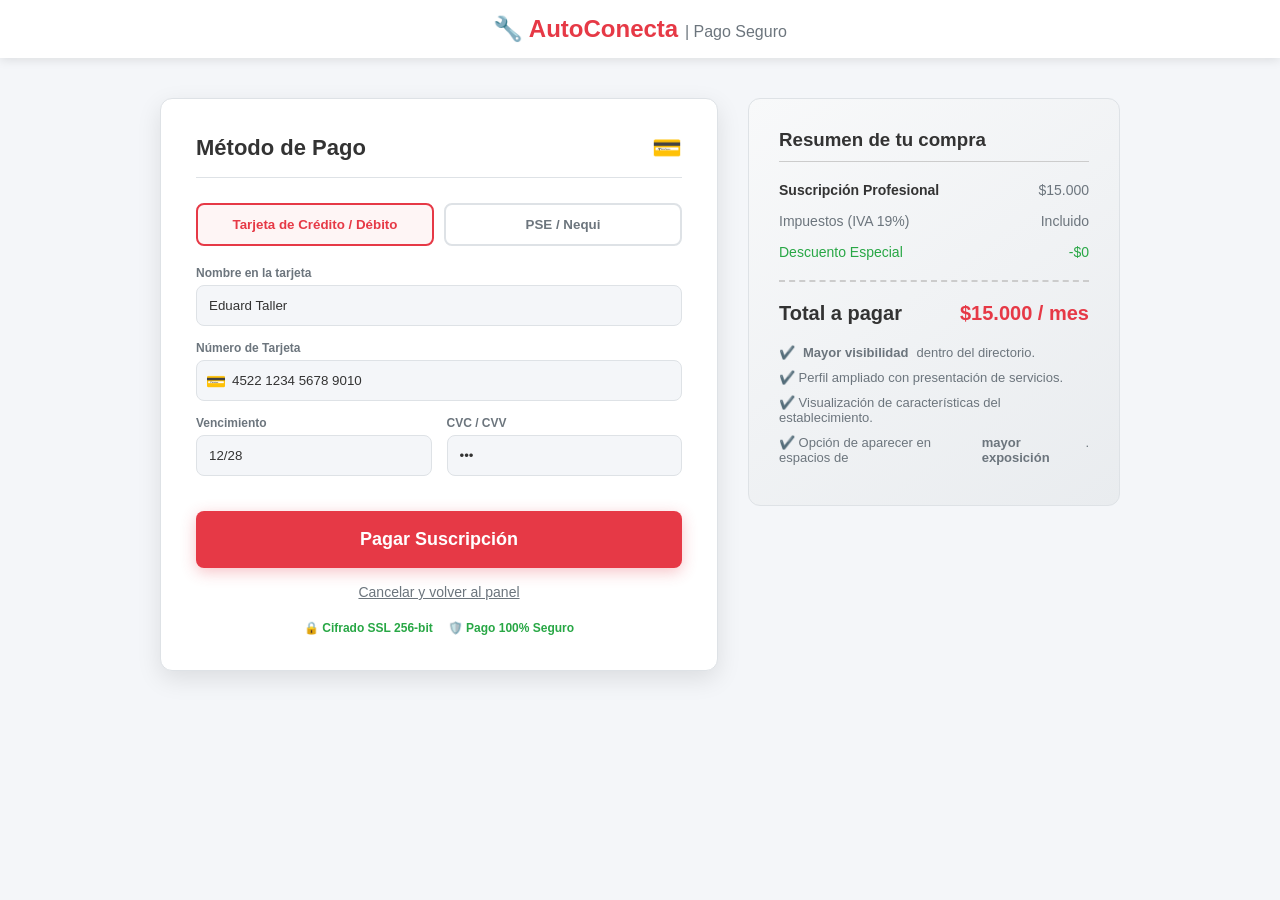
<file: checkout.html>
<!DOCTYPE html>
<html lang="es">
<head>
    <meta charset="UTF-8">
    <meta name="viewport" content="width=device-width, initial-scale=1.0">
    <title>Pago Seguro | AutoConecta</title>
    <link rel="stylesheet" href="css/style.css">
    <style>
        .checkout-container { max-width: 1000px; margin: 40px auto; padding: 0 20px; display: grid; grid-template-columns: 1.2fr 0.8fr; gap: 30px; align-items: start; }
        @media (max-width: 800px) { .checkout-container { grid-template-columns: 1fr; } }
        .pago-card { background: var(--bg-card); padding: 35px; border-radius: 12px; box-shadow: 0 8px 25px var(--shadow-color); border: 1px solid var(--border-color); }
        .pago-header { display: flex; justify-content: space-between; align-items: center; margin-bottom: 25px; border-bottom: 1px solid var(--border-color); padding-bottom: 15px; }
        .pago-header h2 { color: var(--text-main); font-size: 22px; margin: 0; }
        .metodos-pago { display: flex; gap: 10px; margin-bottom: 20px; }
        .metodo-btn { flex: 1; padding: 12px; text-align: center; border: 2px solid var(--border-color); border-radius: 8px; cursor: pointer; color: var(--text-muted); font-weight: bold; background: transparent; transition: 0.2s; }
        .metodo-btn.active { border-color: #e63946; color: #e63946; background: rgba(230, 57, 70, 0.05); }
        .resumen-card { background: linear-gradient(145deg, #f8f9fa, #e9ecef); padding: 30px; border-radius: 12px; border: 1px solid #dee2e6; position: sticky; top: 20px; }
        [data-theme="dark"] .resumen-card { background: linear-gradient(145deg, #2a2a2a, #1a1a1a); border-color: #444; }
        .resumen-item { display: flex; justify-content: space-between; margin-bottom: 15px; color: var(--text-muted); font-size: 14px; }
        .resumen-total { display: flex; justify-content: space-between; margin-top: 20px; padding-top: 20px; border-top: 2px dashed #ccc; font-size: 20px; font-weight: bold; color: var(--text-main); }
        .beneficios-lista { list-style: none; padding: 0; margin: 20px 0 0 0; font-size: 13px; color: var(--text-muted); }
        .beneficios-lista li { margin-bottom: 10px; display: flex; align-items: flex-start; gap: 8px; }
        .trust-badges { display: flex; align-items: center; justify-content: center; gap: 15px; margin-top: 20px; color: #28a745; font-size: 12px; font-weight: bold; }
        .overlay-pago { position: fixed; top: 0; left: 0; width: 100%; height: 100%; background: rgba(0,0,0,0.8); z-index: 9999; display: none; flex-direction: column; align-items: center; justify-content: center; color: #fff; text-align: center; }
        .loader-pago { width: 60px; height: 60px; border: 6px solid rgba(255,255,255,0.2); border-top: 6px solid #28a745; border-radius: 50%; animation: spin 1s linear infinite; margin-bottom: 20px; }
        @keyframes spin { 0% { transform: rotate(0deg); } 100% { transform: rotate(360deg); } }
        .success-checkmark { display: none; color: #28a745; font-size: 80px; margin-bottom: 10px; animation: popIn 0.5s cubic-bezier(0.175, 0.885, 0.32, 1.275) forwards; transform: scale(0); }
        @keyframes popIn { to { transform: scale(1); } }
    </style>
</head>
<body style="background: var(--bg-main);">

    <header style="background: var(--bg-card); box-shadow: 0 2px 10px var(--shadow-color);">
        <div class="logo" style="margin: 0 auto; text-align: center; width: 100%;">
            <a href="panel-taller.html" style="color: inherit; text-decoration: none;">🔧 AutoConecta <span style="font-weight: normal; font-size: 16px; color: var(--text-muted);">| Pago Seguro</span></a>
        </div>
    </header>

    <div class="checkout-container">
        <div class="pago-card">
            <div class="pago-header">
                <h2>Método de Pago</h2>
                <span style="font-size: 24px;">💳</span>
            </div>
            <div class="metodos-pago">
                <button class="metodo-btn active" onclick="cambiarMetodo(this)">Tarjeta de Crédito / Débito</button>
                <button class="metodo-btn" onclick="cambiarMetodo(this)">PSE / Nequi</button>
            </div>
            <div id="form-tarjeta">
                <label style="font-size: 12px; font-weight: bold; color: var(--text-muted); display: block; margin-bottom: 5px;">Nombre en la tarjeta</label>
                <input type="text" class="input-form" placeholder="Ej. Juan Pérez" value="Eduard Taller">
                
                <label style="font-size: 12px; font-weight: bold; color: var(--text-muted); display: block; margin-bottom: 5px;">Número de Tarjeta</label>
                <div style="position: relative;">
                    <input type="text" class="input-form" placeholder="0000 0000 0000 0000" value="4522 1234 5678 9010" style="padding-left: 35px;">
                    <span style="position: absolute; left: 10px; top: 12px; font-size: 16px;">💳</span>
                </div>
                
                <div style="display: flex; gap: 15px;">
                    <div style="flex:1;">
                        <label style="font-size: 12px; font-weight: bold; color: var(--text-muted); display: block; margin-bottom: 5px;">Vencimiento</label>
                        <input type="text" class="input-form" placeholder="MM/AA" value="12/28">
                    </div>
                    <div style="flex:1;">
                        <label style="font-size: 12px; font-weight: bold; color: var(--text-muted); display: block; margin-bottom: 5px;">CVC / CVV</label>
                        <input type="password" class="input-form" placeholder="***" value="123">
                    </div>
                </div>
            </div>
            <button class="btn-primary btn-block" style="padding: 18px; font-size: 18px; font-weight: bold; margin-top: 20px; box-shadow: 0 4px 15px rgba(230, 57, 70, 0.3);" onclick="procesarPago()">Pagar Suscripción</button>
            <div style="text-align: center; margin-top: 15px;">
                <a href="panel-taller.html?tab=suscripcion" style="color: var(--text-muted); text-decoration: underline; font-size: 14px; cursor: pointer;">Cancelar y volver al panel</a>
            </div>
            <div class="trust-badges">
                <span>🔒 Cifrado SSL 256-bit</span>
                <span>🛡️ Pago 100% Seguro</span>
            </div>
        </div>

        <div class="resumen-card">
            <h3 style="color: var(--text-main); margin-top: 0; margin-bottom: 20px; border-bottom: 1px solid #ccc; padding-bottom: 10px;">Resumen de tu compra</h3>
            
            <div class="resumen-item">
                <span id="nombre-plan-resumen" style="font-weight: bold; color: var(--text-main);">Plan Seleccionado</span>
                <span id="precio-base">$0</span>
            </div>
            <div class="resumen-item">
                <span>Impuestos (IVA 19%)</span>
                <span>Incluido</span>
            </div>
            <div class="resumen-item" style="color: #28a745;">
                <span>Descuento Especial</span>
                <span>-$0</span>
            </div>

            <div class="resumen-total">
                <span>Total a pagar</span>
                <span id="precio-total" style="color: #e63946;">$0 / mes</span>
            </div>

            <ul class="beneficios-lista" id="lista-beneficios">
            </ul>
        </div>
    </div>

    <div class="overlay-pago" id="overlay-pago">
        <div class="loader-pago" id="loader"></div>
        <div class="success-checkmark" id="check-exito">✔️</div>
        <h2 id="texto-exito" style="margin-top: 20px; display: none;">¡Pago Exitoso!</h2>
        <p id="texto-redir" style="color: #ccc; margin-top: 10px; display: none;">Actualizando el directorio público y redirigiendo a tu panel...</p>
    </div>

    <script src="js/main.js"></script>
    <script>
        let urlParams = new URLSearchParams(window.location.search);
        let planDestino = urlParams.get('plan') || 'pro';
        
        document.addEventListener('DOMContentLoaded', () => {
            let nombrePlan = document.getElementById('nombre-plan-resumen');
            let precioBase = document.getElementById('precio-base');
            let precioTotal = document.getElementById('precio-total');
            let listaBeneficios = document.getElementById('lista-beneficios');

            if(planDestino === 'elite') {
                nombrePlan.innerText = '★ Suscripción Élite';
                nombrePlan.style.color = '#ffb703';
                precioBase.innerText = '$60.000';
                precioTotal.innerText = '$60.000 / mes';
                listaBeneficios.innerHTML = `
                    <li>✔️ <strong>Mayor nivel de destacamiento</strong> en la plataforma.</li>
                    <li>✔️ Aparición prioritaria en <strong>secciones destacadas</strong>.</li>
                    <li>✔️ Mayor exposición visual del perfil del taller.</li>
                    <li>✔️ Posibilidad de resaltar <strong>información comercial relevante</strong>.</li>
                    <li>✔️ Botón de agendamiento por WhatsApp.</li>
                `;
            } else if (planDestino === 'pro') {
                nombrePlan.innerText = 'Suscripción Profesional';
                precioBase.innerText = '$15.000';
                precioTotal.innerText = '$15.000 / mes';
                listaBeneficios.innerHTML = `
                    <li>✔️ <strong>Mayor visibilidad</strong> dentro del directorio.</li>
                    <li>✔️ Perfil ampliado con presentación de servicios.</li>
                    <li>✔️ Visualización de características del establecimiento.</li>
                    <li>✔️ Opción de aparecer en espacios de <strong>mayor exposición</strong>.</li>
                `;
            } else {
                nombrePlan.innerText = 'Plan Estándar (Gratis)';
                precioBase.innerText = '$0';
                precioTotal.innerText = '$0 / mes';
                listaBeneficios.innerHTML = `
                    <li>✔️ <strong>Perfil básico</strong> del taller.</li>
                    <li>✔️ Información de contacto y ubicación.</li>
                    <li>✔️ Listado de servicios del establecimiento.</li>
                    <li>✔️ Visualización en el directorio general.</li>
                `;
            }
        });

        function cambiarMetodo(btn) {
            reproducirSonidoUI();
            let botones = document.querySelectorAll('.metodo-btn');
            botones.forEach(b => b.classList.remove('active'));
            btn.classList.add('active');
            let esNequi = btn.innerText.includes('Nequi');
            document.querySelectorAll('.input-form').forEach(input => {
                input.style.opacity = '0.5';
                setTimeout(() => { input.style.opacity = '1'; }, 200);
            });
        }

        function procesarPago() {
            reproducirSonidoUI();
            let overlay = document.getElementById('overlay-pago');
            let loader = document.getElementById('loader');
            let check = document.getElementById('check-exito');
            let textoExito = document.getElementById('texto-exito');
            let textoRedir = document.getElementById('texto-redir');
            
            overlay.style.display = 'flex';
            setTimeout(() => {
                reproducirSonidoExito();
                loader.style.display = 'none';
                check.style.display = 'block';
                textoExito.style.display = 'block';
                textoRedir.style.display = 'block';
                
                sessionStorage.setItem('miTallerPlan', planDestino);
                
                // EL SECRETO ESTÁ AQUÍ: Notifica a la BD General para que todos los usuarios lo vean
                actualizarPlanGlobal(localStorage.getItem('miTallerNombre'), planDestino);

                setTimeout(() => { window.location.href = 'panel-taller.html?tab=suscripcion'; }, 2500);
            }, 3000);
        }
    </script>
</body>
</html>
</file>
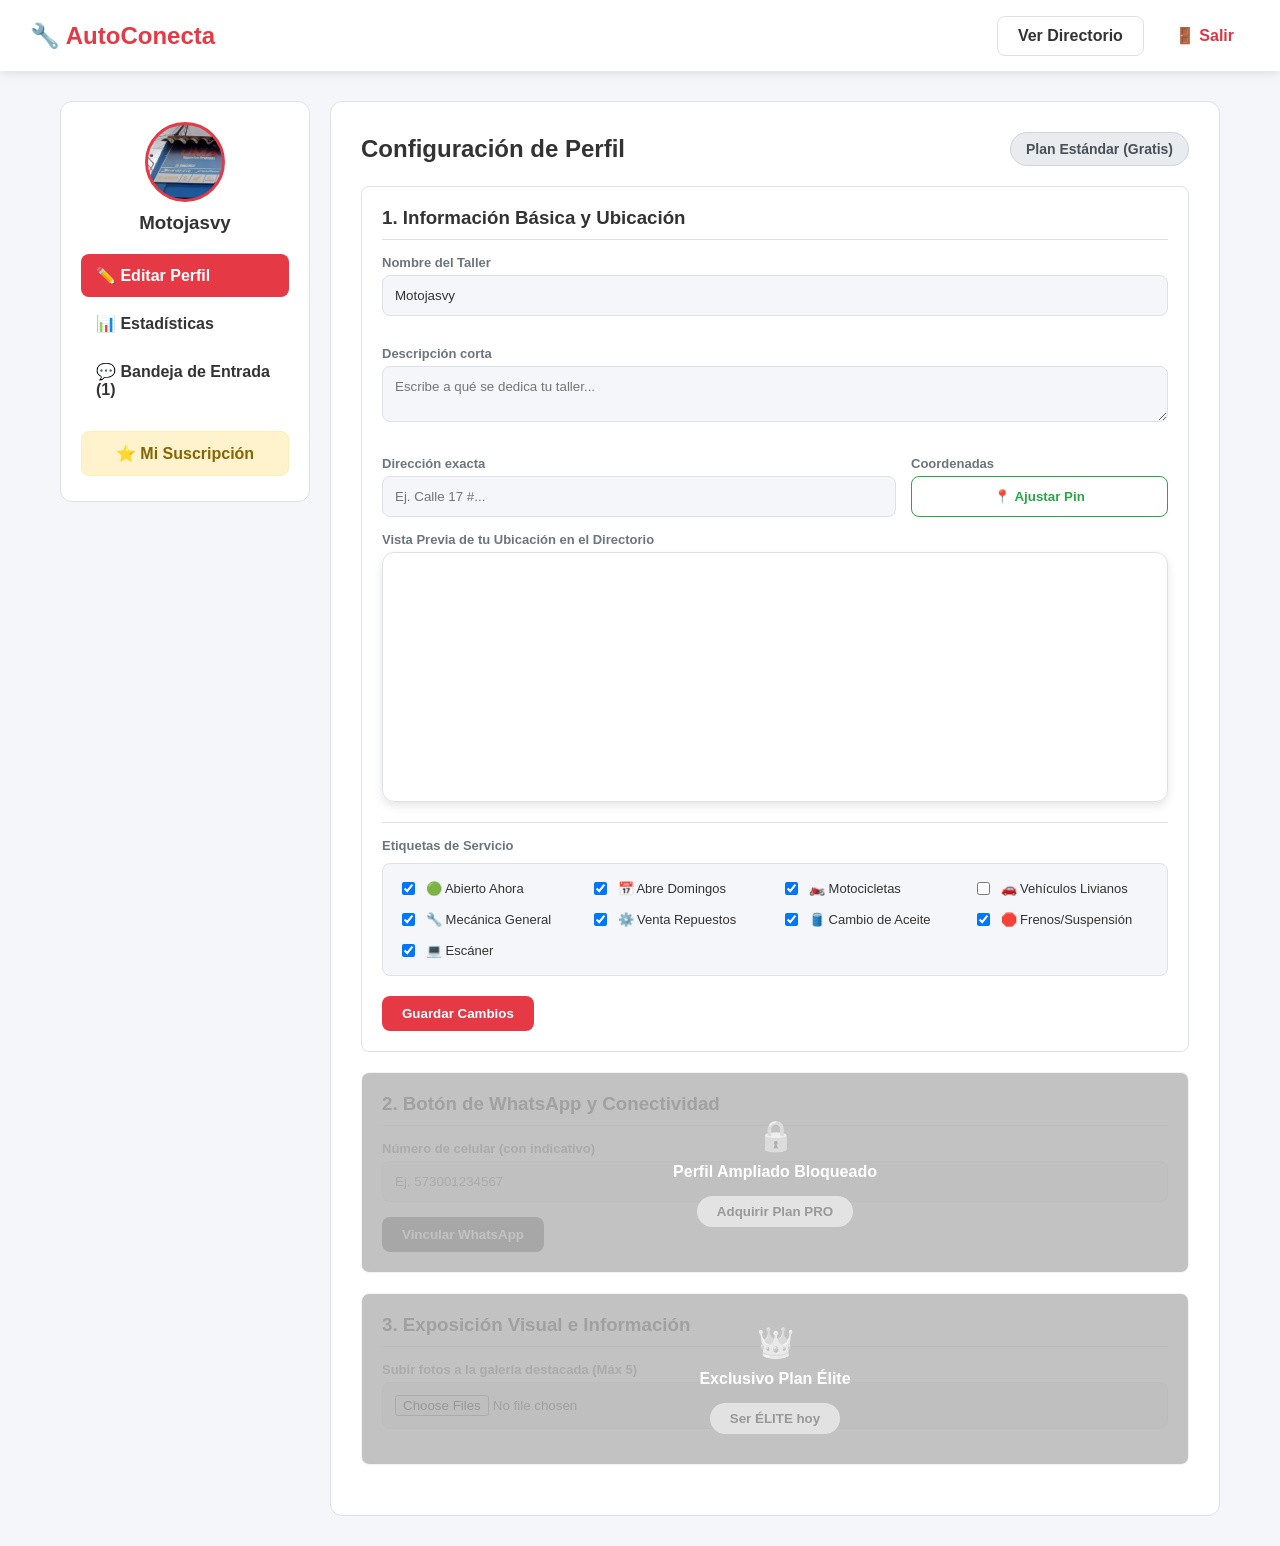
<file: panel-taller.html>
<!DOCTYPE html>
<html lang="es">
<head>
    <meta charset="UTF-8">
    <meta name="viewport" content="width=device-width, initial-scale=1.0">
    <title>Mi Panel | AutoConecta</title>
    <link rel="stylesheet" href="css/style.css">
    <style>
        .panel-container { display: grid; grid-template-columns: 250px 1fr; gap: 20px; max-width: 1200px; margin: 30px auto; padding: 0 20px; }
        @media (max-width: 768px) { .panel-container { grid-template-columns: 1fr; } }
        .panel-menu { background: var(--bg-card); border-radius: 12px; padding: 20px; border: 1px solid var(--border-color); height: fit-content; }
        .panel-menu a { display: block; padding: 12px 15px; color: var(--text-main); text-decoration: none; border-radius: 8px; margin-bottom: 5px; transition: 0.2s; font-weight: bold; cursor: pointer; }
        .panel-menu a:hover, .panel-menu a.active { background: #e63946; color: #fff; }
        .panel-content { background: var(--bg-card); border-radius: 12px; padding: 30px; border: 1px solid var(--border-color); min-height: 500px; }
        .tab-seccion { display: none; animation: fadeIn 0.3s ease-in-out; }
        .tab-seccion.active { display: block; }
        @keyframes fadeIn { from { opacity: 0; transform: translateY(10px); } to { opacity: 1; transform: translateY(0); } }
        .seccion-form { border: 1px solid var(--border-color); border-radius: 8px; padding: 20px; margin-bottom: 20px; position: relative; overflow: hidden; }
        .seccion-form h3 { margin-top: 0; color: var(--text-main); border-bottom: 1px solid var(--border-color); padding-bottom: 10px; margin-bottom: 15px; }
        .bloqueado { opacity: 0.4; pointer-events: none; filter: grayscale(100%); }
        .lock-overlay { position: absolute; top: 0; left: 0; width: 100%; height: 100%; background: rgba(0,0,0,0.6); z-index: 10; display: none; flex-direction: column; align-items: center; justify-content: center; color: #fff; text-align: center; }
        .bloqueado .lock-overlay { display: flex; pointer-events: auto; }
        .btn-upgrade { background: #ffb703; color: #000; padding: 8px 20px; border-radius: 20px; text-decoration: none; font-weight: bold; margin-top: 10px; transition: 0.2s; border: none; cursor: pointer; }
        .btn-upgrade:hover { transform: scale(1.05); }
        .badge-actual { display: inline-block; padding: 8px 15px; border-radius: 20px; font-weight: bold; font-size: 14px; margin-bottom: 20px; }
        .badge-gratis { background: #e9ecef; color: #495057; border: 1px solid #ced4da; }
        .badge-pro { background: rgba(67, 97, 238, 0.1); color: #4361ee; border: 1px solid #4361ee; }
        .badge-elite { background: linear-gradient(90deg, #ffb703, #ff8c00); color: #fff; box-shadow: 0 4px 10px rgba(255, 183, 3, 0.3); }
        .stats-grid { display: grid; grid-template-columns: repeat(auto-fit, minmax(150px, 1fr)); gap: 15px; margin-bottom: 20px; }
        .stat-box { background: var(--bg-main); border: 1px solid var(--border-color); padding: 20px; border-radius: 8px; text-align: center; }
        .stat-box h4 { margin: 0 0 10px 0; color: var(--text-muted); font-size: 13px; }
        .stat-box p { margin: 0; font-size: 28px; font-weight: bold; color: #e63946; }
        
        .planes-grid { display: grid; grid-template-columns: repeat(auto-fit, minmax(280px, 1fr)); gap: 20px; margin-top: 20px; align-items: start; }
        .plan-card { border: 1px solid var(--border-color); border-radius: 12px; padding: 25px; background: var(--bg-main); transition: 0.3s; position: relative; overflow: hidden; display: flex; flex-direction: column; height: 100%; }
        .plan-card.plan-activo { border: 2px solid #28a745; box-shadow: 0 0 15px rgba(40, 167, 69, 0.15); background: #f8fff9; }
        .plan-card h3 { margin-top: 0; font-size: 20px; text-align: center; }
        .plan-precio { font-size: 32px; font-weight: bold; margin: 15px 0; text-align: center; }
        .plan-desc { font-size: 13px; color: var(--text-muted); text-align: center; margin-bottom: 20px; min-height: 40px; }
        .lista-beneficios { list-style: none; padding: 0; margin: 0 0 20px 0; font-size: 13px; color: var(--text-main); flex-grow: 1; }
        .lista-beneficios li { margin-bottom: 12px; display: flex; align-items: flex-start; gap: 8px; line-height: 1.4; }
        .lista-beneficios .icono-si { color: #28a745; font-weight: bold; }
        .lista-beneficios .icono-no { color: #dc3545; font-weight: bold; opacity: 0.6; }
        .lista-beneficios .texto-no { color: var(--text-muted); text-decoration: line-through; opacity: 0.6; }
        .plan-btn-container { margin-top: auto; }
        
        .chat-container-layout { display: flex; gap: 20px; flex-wrap: wrap; }
        .chat-list { flex: 1; min-width: 250px; border: 1px solid var(--border-color); border-radius: 8px; background: var(--bg-main); height: 450px; overflow-y: auto; padding: 10px; }
        .chat-item { padding: 12px; border-radius: 8px; border: 1px solid transparent; cursor: pointer; margin-bottom: 5px; transition: 0.2s; background: var(--bg-card); box-shadow: 0 1px 3px rgba(0,0,0,0.05); }
        .chat-item:hover, .chat-item.active { border-color: #e63946; background: rgba(230, 57, 70, 0.05); }
        .chat-item h4 { margin: 0 0 5px 0; color: var(--text-main); font-size: 14px; }
        .chat-item p { margin: 0; font-size: 12px; color: var(--text-muted); white-space: nowrap; overflow: hidden; text-overflow: ellipsis; }
        .chat-box { flex: 2; min-width: 300px; border: 1px solid var(--border-color); border-radius: 8px; display: none; flex-direction: column; height: 450px; background: var(--bg-main); overflow: hidden; }
        .chat-header { background: var(--bg-card); padding: 15px; border-bottom: 1px solid var(--border-color); font-weight: bold; font-size: 16px; color: var(--text-main); }
        .chat-messages { flex: 1; padding: 15px; overflow-y: auto; display: flex; flex-direction: column; gap: 10px; }
        .mensaje { max-width: 80%; padding: 10px 15px; border-radius: 15px; font-size: 13px; position: relative; }
        .msg-cliente { background: #e9ecef; color: #333; align-self: flex-start; border-bottom-left-radius: 2px; }
        [data-theme="dark"] .msg-cliente { background: #333; color: #fff; }
        .msg-taller { background: #4361ee; color: white; align-self: flex-end; border-bottom-right-radius: 2px; }
        .chat-input-area { display: flex; padding: 10px; border-top: 1px solid var(--border-color); background: var(--bg-card); }
        .chat-input { flex: 1; padding: 10px 15px; border: 1px solid var(--border-color); border-radius: 20px; outline: none; background: var(--bg-main); color: var(--text-main); }
        .chat-send { background: #4361ee; color: white; border: none; border-radius: 50%; width: 40px; height: 40px; margin-left: 10px; cursor: pointer; font-size: 18px; display: flex; align-items: center; justify-content: center; transition: 0.2s; }
        .chat-send:hover { transform: scale(1.1); }
        
        .grid-servicios { display: grid; grid-template-columns: repeat(auto-fill, minmax(160px, 1fr)); gap: 12px; background: var(--bg-main); padding: 15px; border-radius: 8px; border: 1px solid var(--border-color); margin-top: 10px; }
        .grid-servicios label { font-size: 13px; color: var(--text-main); display: flex; align-items: center; gap: 8px; cursor: pointer; }
    </style>
</head>
<body>

    <header>
        <div class="logo"><a href="index.html" style="color: inherit; text-decoration: none;">🔧 AutoConecta</a></div>
        <div class="user-actions">
            <a href="index.html" class="btn-outline">Ver Directorio</a>
            <a href="#" class="btn-exit-elegant" onclick="cerrarSesion()">🚪 Salir</a>
        </div>
    </header>

    <div class="panel-container">
        <aside class="panel-menu">
            <div style="text-align: center; margin-bottom: 20px;">
                <div style="width: 80px; height: 80px; background: #ccc; border-radius: 50%; margin: 0 auto 10px auto; background-image: url('img/motojasvy.jpeg'); background-size: cover; border: 3px solid #e63946;"></div>
                <h3 style="margin: 0; color: var(--text-main);" id="nombre-taller-menu">Mi Taller</h3>
            </div>
            <a class="tab-link active" onclick="cambiarPestana('tab-perfil', this)">✏️ Editar Perfil</a>
            <a class="tab-link" onclick="cambiarPestana('tab-estadisticas', this)">📊 Estadísticas</a>
            <a class="tab-link" id="btn-tab-mensajes" onclick="cambiarPestana('tab-mensajes', this)">💬 Bandeja de Entrada</a>
            <a class="tab-link" id="btn-tab-suscripcion" onclick="cambiarPestana('tab-suscripcion', this)" style="background: #fff3cd; color: #856404; border: 1px solid #ffeeba; margin-top: 20px; text-align: center;">⭐ Mi Suscripción</a>
        </aside>

        <main class="panel-content">
            <div style="display: flex; justify-content: space-between; align-items: center; flex-wrap: wrap;">
                <h2 id="titulo-seccion" style="margin-top: 0;">Configuración de Perfil</h2>
                <div id="plan-badge-container" class="badge-actual badge-gratis">Plan Estándar (Gratis)</div>
            </div>

            <!-- PESTAÑA 1: EDITAR PERFIL -->
            <div id="tab-perfil" class="tab-seccion active">
                <div class="seccion-form">
                    <h3>1. Información Básica y Ubicación</h3>
                    <label class="label-form">Nombre del Taller</label>
                    <input type="text" class="input-form" id="input-nombre" value="Mi Taller">
                    <label class="label-form" style="margin-top: 15px;">Descripción corta</label>
                    <textarea class="input-form" rows="2" placeholder="Escribe a qué se dedica tu taller..."></textarea>
                    
                    <div style="display: flex; gap: 15px; flex-wrap: wrap; margin-bottom: 15px; margin-top: 15px;">
                        <div style="flex: 2; min-width: 250px;"><label class="label-form">Dirección exacta</label><input type="text" class="input-form" placeholder="Ej. Calle 17 #..." style="margin-bottom: 0;"></div>
                        <div style="flex: 1; min-width: 150px;"><label class="label-form">Coordenadas</label><button class="btn-outline" style="width: 100%; padding: 12px; border-color: #28a745; color: #28a745;" onclick="alert('Abriendo selector de coordenadas GPS...')">📍 Ajustar Pin</button></div>
                    </div>
                    
                    <label class="label-form">Vista Previa de tu Ubicación en el Directorio</label>
                    <div style="border-radius: 12px; overflow: hidden; border: 1px solid var(--border-color); height: 250px; margin-bottom: 20px; box-shadow: 0 4px 10px var(--shadow-color);">
                        <iframe src="https://maps.google.com/maps?q=4.677010,-74.149393&hl=es&z=16&output=embed" width="100%" height="100%" style="border:0;"></iframe>
                    </div>
                    
                    <label class="label-form" style="margin-top: 20px; border-top: 1px solid var(--border-color); padding-top: 15px;">Etiquetas de Servicio</label>
                    <div class="grid-servicios">
                        <label><input type="checkbox" checked> 🟢 Abierto Ahora</label>
                        <label><input type="checkbox" checked> 📅 Abre Domingos</label>
                        <label><input type="checkbox" checked> 🏍️ Motocicletas</label>
                        <label><input type="checkbox"> 🚗 Vehículos Livianos</label>
                        <label><input type="checkbox" checked> 🔧 Mecánica General</label>
                        <label><input type="checkbox" checked> ⚙️ Venta Repuestos</label>
                        <label><input type="checkbox" checked> 🛢️ Cambio de Aceite</label>
                        <label><input type="checkbox" checked> 🛑 Frenos/Suspensión</label>
                        <label><input type="checkbox" checked> 💻 Escáner</label>
                    </div>
                    <button class="btn-primary" style="margin-top: 20px;" onclick="guardarCambiosSimulados(this)">Guardar Cambios</button>
                </div>

                <div class="seccion-form" id="seccion-whatsapp">
                    <div class="lock-overlay"><span style="font-size: 30px;">🔒</span><h4 style="margin: 10px 0 5px 0;">Perfil Ampliado Bloqueado</h4><button class="btn-upgrade" onclick="cambiarPestana('tab-suscripcion', document.getElementById('btn-tab-suscripcion'))">Adquirir Plan PRO</button></div>
                    <h3>2. Botón de WhatsApp y Conectividad</h3>
                    <label class="label-form">Número de celular (con indicativo)</label>
                    <input type="text" class="input-form" placeholder="Ej. 573001234567">
                    <button class="btn-primary" onclick="guardarCambiosSimulados(this)">Vincular WhatsApp</button>
                </div>

                <div class="seccion-form" id="seccion-elite">
                    <div class="lock-overlay"><span style="font-size: 30px;">👑</span><h4 style="margin: 10px 0 5px 0;">Exclusivo Plan Élite</h4><button class="btn-upgrade" onclick="cambiarPestana('tab-suscripcion', document.getElementById('btn-tab-suscripcion'))">Ser ÉLITE hoy</button></div>
                    <h3>3. Exposición Visual e Información</h3>
                    <label class="label-form">Subir fotos a la galería destacada (Máx 5)</label><input type="file" class="input-form" multiple accept="image/*">
                </div>
            </div>

            <!-- PESTAÑA 2: ESTADÍSTICAS -->
            <div id="tab-estadisticas" class="tab-seccion">
                <div class="seccion-form" id="seccion-stats">
                    <div class="lock-overlay"><span style="font-size: 30px;">📊</span><h4 style="margin: 10px 0 5px 0;">Estadísticas Bloqueadas</h4><button class="btn-upgrade" onclick="cambiarPestana('tab-suscripcion', document.getElementById('btn-tab-suscripcion'))">Desbloquear Analíticas</button></div>
                    <h3>Rendimiento del mes</h3>
                    <div class="stats-grid"><div class="stat-box"><h4>👁️ Vistas</h4><p>1,245</p></div><div class="stat-box"><h4>📱 WhatsApp</h4><p>87</p></div><div class="stat-box"><h4>📍 Rutas</h4><p>342</p></div></div>
                </div>
            </div>

            <!-- PESTAÑA 3: MENSAJES -->
            <div id="tab-mensajes" class="tab-seccion">
                <div class="chat-container-layout">
                    <div class="chat-list" id="lista-chats-taller"></div>
                    <div class="chat-box" id="ventana-chat-taller">
                        <div class="chat-header" id="chat-header-taller">Cliente</div>
                        <div class="chat-messages" id="chat-messages-taller"></div>
                        <div class="chat-input-area"><input type="text" class="chat-input" id="input-msg-taller" placeholder="Escribe tu respuesta..." onkeypress="if(event.key === 'Enter') enviarMensajeTaller()"><button class="chat-send" onclick="enviarMensajeTaller()">➤</button></div>
                    </div>
                </div>
            </div>

            <!-- PESTAÑA 4: SUSCRIPCIÓN -->
            <div id="tab-suscripcion" class="tab-seccion">
                <p style="color: var(--text-muted); margin-bottom: 20px;">Administra tu modelo de visibilidad en AutoConecta. Los cambios de plan se reflejarán instantáneamente en todo el directorio público.</p>
                <div class="planes-grid">
                    <div class="plan-card" id="card-gratis">
                        <h3 style="color: var(--text-main);">Plan Estándar</h3><p class="plan-precio">Gratis</p><p class="plan-desc">Presencia básica en el directorio.</p>
                        <ul class="lista-beneficios"><li><span class="icono-si">✔️</span> <span>Perfil básico de taller</span></li><li><span class="icono-si">✔️</span> <span>Ubicación y lista de servicios</span></li><li><span class="icono-no">❌</span> <span class="texto-no">Botón directo a WhatsApp</span></li><li><span class="icono-no">❌</span> <span class="texto-no">Ruta GPS en Google Maps</span></li><li><span class="icono-no">❌</span> <span class="texto-no">Panel de Estadísticas</span></li><li><span class="icono-no">❌</span> <span class="texto-no">Galería de fotos y anuncios</span></li></ul>
                        <div class="plan-btn-container"><button class="btn-outline btn-block" id="btn-accion-gratis" onclick="activarPlanInmediato('gratis')">Cambiar a Gratis</button></div>
                    </div>
                    <div class="plan-card" id="card-pro" style="border-color:#4361ee;">
                        <h3 style="color:#4361ee;">Plan PRO</h3><p class="plan-precio" style="color:#4361ee;">$15.000 <span style="font-size: 14px; font-weight: normal; color: var(--text-muted);">/mes</span></p><p class="plan-desc">Conecta directamente con clientes.</p>
                        <ul class="lista-beneficios"><li><span class="icono-si">✔️</span> <span><strong>Destacado</strong> en búsquedas</span></li><li><span class="icono-si">✔️</span> <span><strong>Botón de WhatsApp</strong> activo</span></li><li><span class="icono-si">✔️</span> <span><strong>Ruta GPS</strong> nativa habilitada</span></li><li><span class="icono-si">✔️</span> <span><strong>Estadísticas</strong> de rendimiento</span></li><li><span class="icono-no">❌</span> <span class="texto-no">Aparición prioritaria (TOP 1)</span></li><li><span class="icono-no">❌</span> <span class="texto-no">Galería fotográfica y anuncios</span></li></ul>
                        <div class="plan-btn-container"><a href="checkout.html?plan=pro" class="btn-primary btn-block" id="btn-accion-pro" style="background:#4361ee;">Adquirir PRO</a></div>
                    </div>
                    <div class="plan-card" id="card-elite" style="border-color:#ffb703; background:#fffcf2;">
                        <div style="position: absolute; top: 0; right: 0; background: #ffb703; color: #000; padding: 5px 15px; font-size: 11px; font-weight: bold; border-bottom-left-radius: 12px;">RECOMENDADO</div>
                        <h3 style="color:#ffb703;">★ Plan ÉLITE</h3><p class="plan-precio" style="color:#ffb703;">$60.000 <span style="font-size: 14px; font-weight: normal; color: var(--text-muted);">/mes</span></p><p class="plan-desc">Visibilidad máxima y herramientas totales.</p>
                        <ul class="lista-beneficios"><li><span class="icono-si">✔️</span> <span><strong>Todo lo del Plan PRO</strong></span></li><li><span class="icono-si">✔️</span> <span><strong>TOP #1</strong> y aparición prioritaria</span></li><li><span class="icono-si">✔️</span> <span>Etiqueta exclusiva dorada 👑</span></li><li><span class="icono-si">✔️</span> <span><strong>Galería de fotos</strong> (Máx 5)</span></li><li><span class="icono-si">✔️</span> <span>Módulo de <strong>Anuncios comerciales</strong></span></li></ul>
                        <div class="plan-btn-container"><a href="checkout.html?plan=elite" class="btn-primary btn-block" id="btn-accion-elite" style="background:#ffb703; color:#000;">Adquirir ÉLITE</a></div>
                    </div>
                </div>
            </div>
        </main>
    </div>

    <script src="js/main.js"></script>
    <script>
        let planActual = sessionStorage.getItem('miTallerPlan') || 'gratis';
        let nombreTallerGlobal = localStorage.getItem('miTallerNombre') || 'Motojasvy';
        let chatActivoId = null;

        document.addEventListener('DOMContentLoaded', () => {
            inicializarBaseDatosChat();
            document.getElementById('nombre-taller-menu').innerText = nombreTallerGlobal;
            document.getElementById('input-nombre').value = nombreTallerGlobal;
            aplicarReglasDePlan();
            let db = JSON.parse(localStorage.getItem('bd_mensajes')) || [];
            let misChats = db.filter(c => c.taller === nombreTallerGlobal);
            document.getElementById('btn-tab-mensajes').innerText = `💬 Bandeja de Entrada (${misChats.length})`;
            if(window.location.href.includes('tab=suscripcion')) { cambiarPestana('tab-suscripcion', document.getElementById('btn-tab-suscripcion')); }
        });

        function cambiarPestana(idTab, elementoBoton) {
            reproducirSonidoUI();
            document.querySelectorAll('.tab-seccion').forEach(tab => tab.classList.remove('active'));
            document.querySelectorAll('.tab-link').forEach(btn => { btn.classList.remove('active'); if(btn.innerText.includes('Mi Suscripción')) { btn.style.background = '#fff3cd'; btn.style.color = '#856404'; } });
            document.getElementById(idTab).classList.add('active'); elementoBoton.classList.add('active');
            if(idTab === 'tab-suscripcion') { elementoBoton.style.background = '#e63946'; elementoBoton.style.color = '#fff'; }
            let titulos = { 'tab-perfil': 'Configuración de Perfil', 'tab-estadisticas': 'Analíticas de Visibilidad', 'tab-mensajes': 'Bandeja de Mensajes', 'tab-suscripcion': 'Gestión de Suscripción' };
            document.getElementById('titulo-seccion').innerText = titulos[idTab];
            if (idTab === 'tab-mensajes') renderizarListaChatsTaller();
        }

        function aplicarReglasDePlan() {
            let badgeContainer = document.getElementById('plan-badge-container'); let secWhatsApp = document.getElementById('seccion-whatsapp'); let secElite = document.getElementById('seccion-elite'); let secStats = document.getElementById('seccion-stats');
            secWhatsApp.classList.remove('bloqueado'); secElite.classList.remove('bloqueado'); secStats.classList.remove('bloqueado');
            document.querySelectorAll('.plan-card').forEach(c => { c.classList.remove('plan-activo'); c.style.opacity = '1'; });
            document.getElementById('btn-accion-gratis').innerText = 'Cambiar a Gratis'; document.getElementById('btn-accion-gratis').style.pointerEvents = 'auto';
            document.getElementById('btn-accion-pro').innerText = 'Adquirir PRO'; document.getElementById('btn-accion-pro').style.pointerEvents = 'auto';
            document.getElementById('btn-accion-elite').innerText = 'Adquirir ÉLITE'; document.getElementById('btn-accion-elite').style.pointerEvents = 'auto';

            if (planActual === 'elite') {
                badgeContainer.className = 'badge-actual badge-elite'; badgeContainer.innerText = '👑 Plan Élite (Activo)';
                document.getElementById('card-elite').classList.add('plan-activo'); 
                let btn = document.getElementById('btn-accion-elite'); btn.innerText = '✅ Tu Plan Actual'; btn.style.pointerEvents = 'none'; btn.style.background = '#28a745'; btn.style.color = '#fff';
            } 
            else if (planActual === 'pro') {
                badgeContainer.className = 'badge-actual badge-pro'; badgeContainer.innerText = '⭐ Plan Profesional (Activo)'; secElite.classList.add('bloqueado');
                document.getElementById('card-pro').classList.add('plan-activo'); 
                let btn = document.getElementById('btn-accion-pro'); btn.innerText = '✅ Tu Plan Actual'; btn.style.pointerEvents = 'none'; btn.style.background = '#28a745'; btn.style.borderColor = '#28a745'; btn.style.color = '#fff';
            } 
            else {
                badgeContainer.className = 'badge-actual badge-gratis'; badgeContainer.innerText = 'Plan Estándar (Gratis)'; secWhatsApp.classList.add('bloqueado'); secElite.classList.add('bloqueado'); secStats.classList.add('bloqueado');
                document.getElementById('card-gratis').classList.add('plan-activo'); 
                let btn = document.getElementById('btn-accion-gratis'); btn.innerText = '✅ Tu Plan Actual'; btn.style.pointerEvents = 'none'; btn.style.background = '#28a745'; btn.style.color = '#fff'; btn.style.borderColor = '#28a745';
            }
        }

        // ==========================================
        // AL CAMBIAR DE PLAN, SE ACTUALIZA LA BD MAESTRA
        // ==========================================
        function activarPlanInmediato(nuevoPlan) {
            reproducirSonidoExito(); 
            planActual = nuevoPlan; 
            sessionStorage.setItem('miTallerPlan', nuevoPlan);
            
            // EL SECRETO ESTÁ AQUÍ: Le avisamos a la BD global del cambio
            actualizarPlanGlobal(nombreTallerGlobal, nuevoPlan);
            
            document.getElementById('btn-accion-pro').style.background = '#4361ee';
            document.getElementById('btn-accion-elite').style.background = '#ffb703'; document.getElementById('btn-accion-elite').style.color = '#000';
            document.getElementById('btn-accion-gratis').style.background = 'transparent'; document.getElementById('btn-accion-gratis').style.color = 'var(--text-main)'; document.getElementById('btn-accion-gratis').style.borderColor = 'var(--border-color)';
            aplicarReglasDePlan(); 
            alert('Has cambiado al plan Estándar (Gratis). Se han bloqueado las funciones premium y se actualizó tu presencia en el directorio público.');
        }

        function guardarCambiosSimulados(btn) { reproducirSonidoExito(); let t = btn.innerText; btn.innerText = '✅ Guardado'; btn.style.background = '#28a745'; setTimeout(() => { btn.innerText = t; btn.style.background = ''; }, 2000); }

        function inicializarBaseDatosChat() {
            if(!localStorage.getItem('bd_mensajes')) {
                let mockDB = [{ id: "chat_1", taller: "Motojasvy", cliente: "Juan Cardozo", mensajes: [{ remitente: "cliente", texto: "Hola, ¿tienen disponibilidad para revisar los frenos?", hora: "10:30 AM" }, { remitente: "taller", texto: "¡Hola Juan! Sí, claro. Puedes traer el vehículo a partir de las 8:00 AM.", hora: "10:45 AM" }] }];
                localStorage.setItem('bd_mensajes', JSON.stringify(mockDB));
            }
        }

        function renderizarListaChatsTaller() {
            let db = JSON.parse(localStorage.getItem('bd_mensajes')) || [];
            let misChats = db.filter(c => c.taller === nombreTallerGlobal);
            let listaHTML = document.getElementById('lista-chats-taller');
            if(misChats.length === 0) { listaHTML.innerHTML = `<p style="padding:10px; color:var(--text-muted); font-size:13px; text-align:center;">No tienes mensajes.</p>`; return; }
            let html = '';
            misChats.forEach(chat => {
                let ultimoMsg = chat.mensajes.length > 0 ? chat.mensajes[chat.mensajes.length-1].texto : "Nuevo chat";
                let activoClass = chatActivoId === chat.id ? 'active' : '';
                html += `<div class="chat-item ${activoClass}" onclick="abrirChatTaller('${chat.id}')"><h4>👤 ${chat.cliente}</h4><p>${ultimoMsg}</p></div>`;
            });
            listaHTML.innerHTML = html;
        }

        function abrirChatTaller(idChat) {
            reproducirSonidoUI(); chatActivoId = idChat; renderizarListaChatsTaller(); 
            let db = JSON.parse(localStorage.getItem('bd_mensajes')) || []; let chat = db.find(c => c.id === idChat);
            document.getElementById('ventana-chat-taller').style.display = 'flex'; document.getElementById('chat-header-taller').innerText = "👤 " + chat.cliente;
            let htmlBurbujas = '';
            chat.mensajes.forEach(m => { let clase = m.remitente === 'taller' ? 'msg-taller' : 'msg-cliente'; htmlBurbujas += `<div class="mensaje ${clase}">${m.texto}<div style="font-size:9px; text-align:right; margin-top:3px; opacity:0.7;">${m.hora}</div></div>`; });
            let caja = document.getElementById('chat-messages-taller'); caja.innerHTML = htmlBurbujas; caja.scrollTop = caja.scrollHeight; 
        }

        function enviarMensajeTaller() {
            let input = document.getElementById('input-msg-taller'); let texto = input.value.trim(); if(!texto || !chatActivoId) return;
            reproducirSonidoExito(); let db = JSON.parse(localStorage.getItem('bd_mensajes')) || []; let index = db.findIndex(c => c.id === chatActivoId);
            let ahora = new Date(); let hora = ahora.getHours() + ':' + (ahora.getMinutes()<10?'0':'') + ahora.getMinutes();
            db[index].mensajes.push({ remitente: "taller", texto: texto, hora: hora });
            localStorage.setItem('bd_mensajes', JSON.stringify(db)); input.value = ''; abrirChatTaller(chatActivoId); 
        }
    </script>
</body>
</html>
</file>
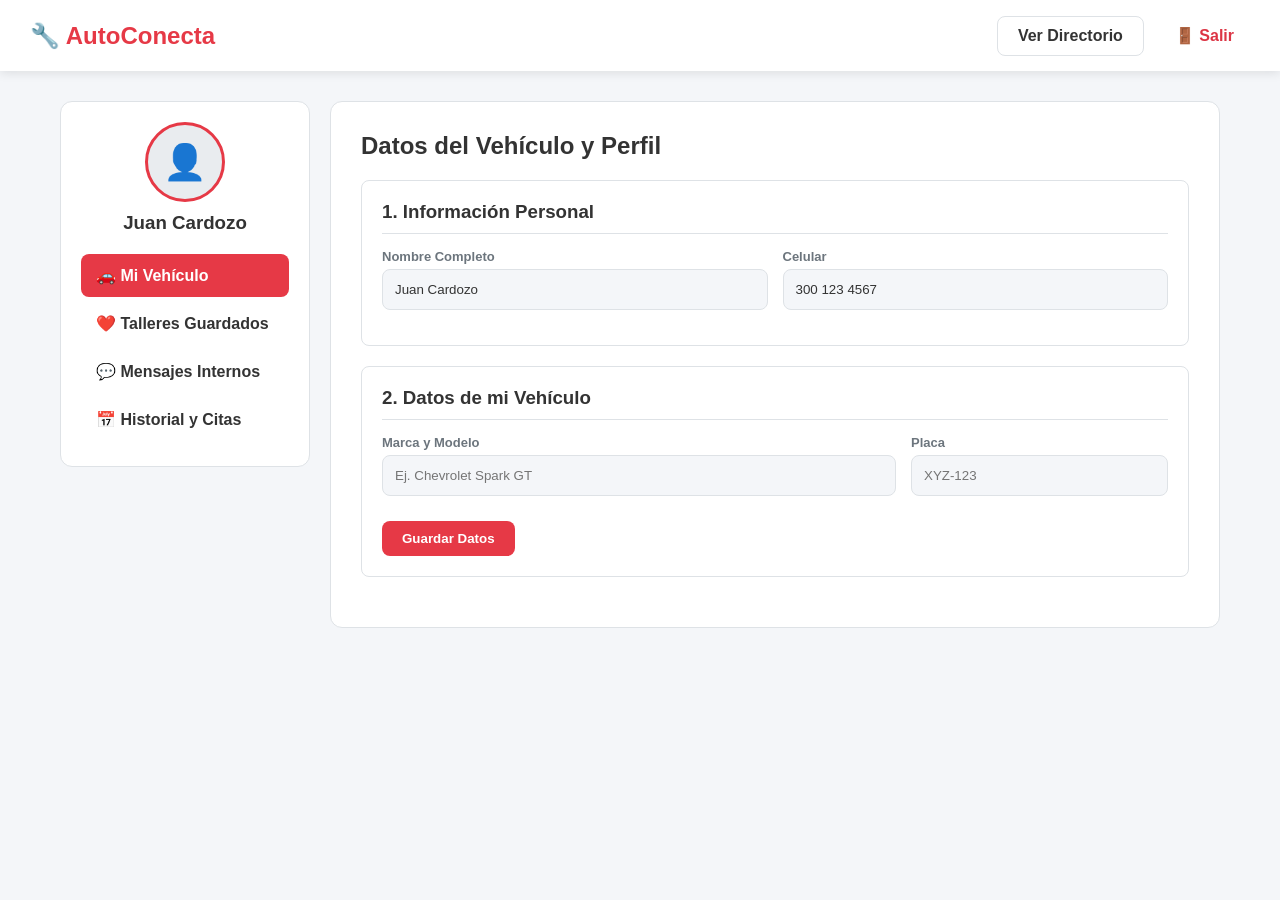
<file: panel-usuario.html>
<!DOCTYPE html>
<html lang="es">
<head>
    <meta charset="UTF-8">
    <meta name="viewport" content="width=device-width, initial-scale=1.0">
    <title>Mi Perfil | AutoConecta</title>
    <link rel="stylesheet" href="css/style.css">
    <style>
        .panel-container { display: grid; grid-template-columns: 250px 1fr; gap: 20px; max-width: 1200px; margin: 30px auto; padding: 0 20px; }
        @media (max-width: 768px) { .panel-container { grid-template-columns: 1fr; } }
        .panel-menu { background: var(--bg-card); border-radius: 12px; padding: 20px; border: 1px solid var(--border-color); height: fit-content; }
        .panel-menu a { display: block; padding: 12px 15px; color: var(--text-main); text-decoration: none; border-radius: 8px; margin-bottom: 5px; transition: 0.2s; font-weight: bold; cursor: pointer; }
        .panel-menu a:hover, .panel-menu a.active { background: #e63946; color: #fff; }
        .panel-content { background: var(--bg-card); border-radius: 12px; padding: 30px; border: 1px solid var(--border-color); min-height: 500px; }
        .tab-seccion { display: none; animation: fadeIn 0.3s ease-in-out; }
        .tab-seccion.active { display: block; }
        @keyframes fadeIn { from { opacity: 0; transform: translateY(10px); } to { opacity: 1; transform: translateY(0); } }
        .seccion-form { border: 1px solid var(--border-color); border-radius: 8px; padding: 20px; margin-bottom: 20px; }
        .seccion-form h3 { margin-top: 0; color: var(--text-main); border-bottom: 1px solid var(--border-color); padding-bottom: 10px; margin-bottom: 15px; }
        .cita-box { border-left: 4px solid #28a745; background: var(--bg-main); padding: 15px; margin-bottom: 15px; border-radius: 4px; display: flex; justify-content: space-between; align-items: center; flex-wrap: wrap; gap: 10px;}
        .cita-box.pasada { border-left-color: #6c757d; opacity: 0.7; }
        .badge-estado { padding: 4px 10px; border-radius: 20px; font-size: 11px; font-weight: bold; }
        .estado-confirmada { background: #d4edda; color: #155724; }
        .estado-completada { background: #e2e3e5; color: #383d41; }
        .favoritos-grid { display: grid; grid-template-columns: repeat(auto-fill, minmax(250px, 1fr)); gap: 15px; }
        .empty-state { text-align: center; padding: 40px 20px; background: var(--bg-main); border-radius: 8px; border: 2px dashed var(--border-color); color: var(--text-muted); }
        
        .chat-container-layout { display: flex; gap: 20px; flex-wrap: wrap; }
        .chat-list { flex: 1; min-width: 250px; border: 1px solid var(--border-color); border-radius: 8px; background: var(--bg-main); height: 450px; overflow-y: auto; padding: 10px; }
        .chat-item { padding: 12px; border-radius: 8px; border: 1px solid transparent; cursor: pointer; margin-bottom: 5px; transition: 0.2s; background: var(--bg-card); box-shadow: 0 1px 3px rgba(0,0,0,0.05); }
        .chat-item:hover, .chat-item.active { border-color: #e63946; background: rgba(230, 57, 70, 0.05); }
        .chat-item h4 { margin: 0 0 5px 0; color: var(--text-main); font-size: 14px; }
        .chat-item p { margin: 0; font-size: 12px; color: var(--text-muted); white-space: nowrap; overflow: hidden; text-overflow: ellipsis; }
        .chat-box { flex: 2; min-width: 300px; border: 1px solid var(--border-color); border-radius: 8px; display: none; flex-direction: column; height: 450px; background: var(--bg-main); overflow: hidden; }
        .chat-header { background: var(--bg-card); padding: 15px; border-bottom: 1px solid var(--border-color); font-weight: bold; font-size: 16px; color: var(--text-main); }
        .chat-messages { flex: 1; padding: 15px; overflow-y: auto; display: flex; flex-direction: column; gap: 10px; }
        .mensaje { max-width: 80%; padding: 10px 15px; border-radius: 15px; font-size: 13px; position: relative; }
        .msg-cliente { background: #e63946; color: white; align-self: flex-end; border-bottom-right-radius: 2px; }
        .msg-taller { background: #e9ecef; color: #333; align-self: flex-start; border-bottom-left-radius: 2px; }
        [data-theme="dark"] .msg-taller { background: #333; color: #fff; }
        .chat-input-area { display: flex; padding: 10px; border-top: 1px solid var(--border-color); background: var(--bg-card); }
        .chat-input { flex: 1; padding: 10px 15px; border: 1px solid var(--border-color); border-radius: 20px; outline: none; background: var(--bg-main); color: var(--text-main); }
        .chat-send { background: #e63946; color: white; border: none; border-radius: 50%; width: 40px; height: 40px; margin-left: 10px; cursor: pointer; font-size: 18px; display: flex; align-items: center; justify-content: center; transition: 0.2s; }
        .chat-send:hover { transform: scale(1.1); }
    </style>
</head>
<body>

    <header>
        <div class="logo"><a href="index.html" style="color: inherit; text-decoration: none;">🔧 AutoConecta</a></div>
        <div class="user-actions">
            <a href="index.html" class="btn-outline">Ver Directorio</a>
            <a href="#" class="btn-exit-elegant" onclick="cerrarSesion()">🚪 Salir</a>
        </div>
    </header>

    <div class="panel-container">
        <aside class="panel-menu">
            <div style="text-align: center; margin-bottom: 20px;">
                <div style="width: 80px; height: 80px; background: #e9ecef; border-radius: 50%; margin: 0 auto 10px auto; display: flex; align-items: center; justify-content: center; font-size: 35px; border: 3px solid #e63946;">👤</div>
                <h3 style="margin: 0; color: var(--text-main);" id="nombre-usuario-menu">Juan Cardozo</h3>
            </div>
            <a class="tab-link active" onclick="cambiarPestana('tab-perfil', this)">🚗 Mi Vehículo</a>
            <a class="tab-link" onclick="cambiarPestana('tab-favoritos', this)">❤️ Talleres Guardados</a>
            <a class="tab-link" id="btn-tab-mensajes" onclick="cambiarPestana('tab-mensajes', this)">💬 Mensajes Internos</a>
            <a class="tab-link" onclick="cambiarPestana('tab-citas', this)">📅 Historial y Citas</a>
        </aside>

        <main class="panel-content">
            <h2 id="titulo-seccion" style="margin-top: 0;">Datos del Vehículo y Perfil</h2>

            <div id="tab-perfil" class="tab-seccion active">
                <div class="seccion-form">
                    <h3>1. Información Personal</h3>
                    <div style="display: flex; gap: 15px; flex-wrap: wrap;">
                        <div style="flex: 1; min-width: 200px;"><label class="label-form">Nombre Completo</label><input type="text" class="input-form" value="Juan Cardozo" id="perfil-nombre" disabled></div>
                        <div style="flex: 1; min-width: 200px;"><label class="label-form">Celular</label><input type="text" class="input-form" value="300 123 4567"></div>
                    </div>
                </div>

                <div class="seccion-form">
                    <h3>2. Datos de mi Vehículo</h3>
                    <div style="display: flex; gap: 15px; flex-wrap: wrap;">
                        <div style="flex: 2; min-width: 150px;"><label class="label-form">Marca y Modelo</label><input type="text" class="input-form" id="input-marca" placeholder="Ej. Chevrolet Spark GT"></div>
                        <div style="flex: 1; min-width: 100px;"><label class="label-form">Placa</label><input type="text" class="input-form" id="input-placa" placeholder="XYZ-123"></div>
                    </div>
                    <button class="btn-primary" style="margin-top: 10px;" onclick="guardarPerfil(this)">Guardar Datos</button>
                </div>
            </div>

            <div id="tab-favoritos" class="tab-seccion">
                <div id="contenedor-mis-favoritos" class="favoritos-grid"></div>
            </div>

            <div id="tab-mensajes" class="tab-seccion">
                <div class="chat-container-layout">
                    <div class="chat-list" id="lista-chats-cliente"></div>
                    <div class="chat-box" id="ventana-chat-cliente">
                        <div class="chat-header" id="chat-header-cliente">Taller</div>
                        <div class="chat-messages" id="chat-messages-cliente"></div>
                        <div class="chat-input-area">
                            <input type="text" class="chat-input" id="input-msg-cliente" placeholder="Escribe un mensaje..." onkeypress="if(event.key === 'Enter') enviarMensajeCliente()">
                            <button class="chat-send" onclick="enviarMensajeCliente()">➤</button>
                        </div>
                    </div>
                </div>
            </div>

            <div id="tab-citas" class="tab-seccion">
                <div style="display: flex; gap: 30px; flex-wrap: wrap;">
                    <div style="flex: 1; min-width: 300px;">
                        <h3 style="margin-top: 0;">Próximas Citas</h3>
                        <div class="cita-box">
                            <div><strong style="color: var(--text-main); font-size: 16px;">🔧 Motojasvy (Revisión)</strong><div style="font-size: 13px; color: var(--text-muted); margin-top: 5px;">📅 Mañana, 10:00 AM</div></div>
                            <div><span class="badge-estado estado-confirmada">Confirmada</span></div>
                        </div>
                    </div>
                    <div style="flex: 1; min-width: 300px;">
                        <h3 style="margin-top: 0;">📍 Ubicación de tus Citas</h3>
                        <div style="border-radius: 12px; overflow: hidden; border: 1px solid var(--border-color); height: 350px; box-shadow: 0 4px 10px var(--shadow-color);">
                            <iframe src="https://maps.google.com/maps?q=Calle+17+Fontibon,Bogota&hl=es&z=15&output=embed" width="100%" height="100%" style="border:0;"></iframe>
                        </div>
                    </div>
                </div>
            </div>
        </main>
    </div>

    <script src="js/main.js"></script>
    <script>
        let nombreUsuarioActual = "Juan Cardozo";
        let chatActivoId = null;

        document.addEventListener('DOMContentLoaded', () => {
            inicializarBaseDatosChat();
            let vehiculo = localStorage.getItem('miVehiculo') || '';
            let placa = localStorage.getItem('miPlaca') || '';
            if(vehiculo) document.getElementById('input-marca').value = vehiculo;
            if(placa) document.getElementById('input-placa').value = placa;
            renderizarListaChatsCliente();
        });

        function cambiarPestana(idTab, elementoBoton) {
            reproducirSonidoUI();
            document.querySelectorAll('.tab-seccion').forEach(tab => tab.classList.remove('active'));
            document.querySelectorAll('.tab-link').forEach(btn => btn.classList.remove('active'));
            document.getElementById(idTab).classList.add('active');
            elementoBoton.classList.add('active');
            let titulos = { 'tab-perfil': 'Datos del Vehículo y Perfil', 'tab-favoritos': 'Mis Talleres Guardados', 'tab-mensajes': 'Centro de Mensajes Internos', 'tab-citas': 'Historial y Mapa de Citas' };
            document.getElementById('titulo-seccion').innerText = titulos[idTab];
            if (idTab === 'tab-favoritos') renderizarFavoritosUsuario();
            if (idTab === 'tab-mensajes') renderizarListaChatsCliente();
        }

        function guardarPerfil(btn) {
            reproducirSonidoExito();
            localStorage.setItem('miVehiculo', document.getElementById('input-marca').value);
            localStorage.setItem('miPlaca', document.getElementById('input-placa').value);
            let t = btn.innerText; btn.innerText = '✅ Datos Actualizados'; btn.style.background = '#28a745';
            setTimeout(() => { btn.innerText = t; btn.style.background = ''; }, 2000);
        }

        function renderizarFavoritosUsuario() {
            let contenedor = document.getElementById('contenedor-mis-favoritos');
            let favoritosIDs = JSON.parse(localStorage.getItem('misFavoritos')) || [];
            if (favoritosIDs.length === 0) {
                contenedor.innerHTML = `<div class="empty-state"><span style="font-size: 40px;">💔</span><h3>Aún no tienes talleres favoritos</h3><a href="index.html" class="btn-primary" style="display:inline-block; margin-top:15px;">Explorar Talleres</a></div>`;
                contenedor.style.display = 'block'; return;
            }
            contenedor.style.display = 'grid';
            let html = '';
            
            // EL USUARIO AHORA LEE DE LA BASE DE DATOS GLOBAL
            let dbGlobal = obtenerTalleres();
            
            favoritosIDs.forEach(id => {
                let t = dbGlobal[id];
                if (t) {
                    html += `
                        <div style="border: 1px solid var(--border-color); border-radius: 8px; overflow: hidden; background: var(--bg-card); position: relative;">
                            <button onclick="eliminarFavDesdePanel('${t.id}')" style="position:absolute; top:10px; right:10px; background: rgba(255,255,255,0.9); color: #dc3545; border: 1px solid #dc3545; border-radius:50%; width:30px; height:30px; cursor:pointer; font-weight:bold; z-index:5; display:flex; align-items:center; justify-content:center; box-shadow: 0 2px 5px rgba(0,0,0,0.1); transition: 0.2s;" onmouseover="this.style.background='#dc3545'; this.style.color='#fff';" onmouseout="this.style.background='rgba(255,255,255,0.9)'; this.style.color='#dc3545';">✖</button>
                            <div style="height: 100px; background-image: url('${t.img}'); background-size: cover; background-position: center;"></div>
                            <div style="padding: 15px;">
                                <h4 style="margin: 0 0 5px 0; color: var(--text-main);">${t.nombre}</h4>
                                <div style="font-size: 12px; color: var(--text-muted); margin-bottom: 10px;">${t.dir}</div>
                                <div style="display: flex; gap: 5px;">
                                    <button class="btn-primary" onclick="iniciarChatInterno('${t.nombre}')" style="flex:1; padding: 8px; font-size: 12px; background:#4361ee; border-color:#4361ee;">💬 Mensaje</button>
                                    <button class="btn-whatsapp" onclick="contactarWhatsApp('${t.ws}', '${t.nombre}')" style="flex:1; padding: 8px; font-size: 12px;">📱 WhatsApp</button>
                                </div>
                            </div>
                        </div>
                    `;
                }
            });
            contenedor.innerHTML = html;
        }

        function eliminarFavDesdePanel(id) { reproducirSonidoUI(); let favoritos = JSON.parse(localStorage.getItem('misFavoritos')) || []; favoritos = favoritos.filter(favId => favId !== id); localStorage.setItem('misFavoritos', JSON.stringify(favoritos)); renderizarFavoritosUsuario(); }

        function inicializarBaseDatosChat() { if(!localStorage.getItem('bd_mensajes')) { let mockDB = [{ id: "chat_1", taller: "Motojasvy", cliente: "Juan Cardozo", mensajes: [{ remitente: "cliente", texto: "Hola, ¿tienen disponibilidad para revisar los frenos?", hora: "10:30 AM" }, { remitente: "taller", texto: "¡Hola Juan! Sí, claro. Puedes traer el vehículo a partir de las 8:00 AM.", hora: "10:45 AM" }] }]; localStorage.setItem('bd_mensajes', JSON.stringify(mockDB)); } }

        function iniciarChatInterno(nombreTallerDestino) { reproducirSonidoExito(); let db = JSON.parse(localStorage.getItem('bd_mensajes')) || []; let chatExistente = db.find(c => c.taller === nombreTallerDestino && c.cliente === nombreUsuarioActual); if(!chatExistente) { chatExistente = { id: "chat_" + Date.now(), taller: nombreTallerDestino, cliente: nombreUsuarioActual, mensajes: [] }; db.push(chatExistente); localStorage.setItem('bd_mensajes', JSON.stringify(db)); } cambiarPestana('tab-mensajes', document.getElementById('btn-tab-mensajes')); abrirChatCliente(chatExistente.id); }

        function renderizarListaChatsCliente() { let db = JSON.parse(localStorage.getItem('bd_mensajes')) || []; let misChats = db.filter(c => c.cliente === nombreUsuarioActual); let listaHTML = document.getElementById('lista-chats-cliente'); if(misChats.length === 0) { listaHTML.innerHTML = `<p style="padding:10px; color:var(--text-muted); font-size:13px; text-align:center;">No tienes conversaciones iniciadas.</p>`; return; } let html = ''; misChats.forEach(chat => { let ultimoMsg = chat.mensajes.length > 0 ? chat.mensajes[chat.mensajes.length-1].texto : "Haz clic para escribir..."; let activoClass = chatActivoId === chat.id ? 'active' : ''; html += `<div class="chat-item ${activoClass}" onclick="abrirChatCliente('${chat.id}')"><h4>🔧 ${chat.taller}</h4><p>${ultimoMsg}</p></div>`; }); listaHTML.innerHTML = html; }

        function abrirChatCliente(idChat) { reproducirSonidoUI(); chatActivoId = idChat; renderizarListaChatsCliente(); let db = JSON.parse(localStorage.getItem('bd_mensajes')) || []; let chat = db.find(c => c.id === idChat); document.getElementById('ventana-chat-cliente').style.display = 'flex'; document.getElementById('chat-header-cliente').innerText = "🔧 " + chat.taller; let htmlBurbujas = ''; chat.mensajes.forEach(m => { let clase = m.remitente === 'cliente' ? 'msg-cliente' : 'msg-taller'; htmlBurbujas += `<div class="mensaje ${clase}">${m.texto}<div style="font-size:9px; text-align:right; margin-top:3px; opacity:0.7;">${m.hora}</div></div>`; }); let caja = document.getElementById('chat-messages-cliente'); caja.innerHTML = htmlBurbujas; caja.scrollTop = caja.scrollHeight; }

        function enviarMensajeCliente() { let input = document.getElementById('input-msg-cliente'); let texto = input.value.trim(); if(!texto || !chatActivoId) return; reproducirSonidoExito(); let db = JSON.parse(localStorage.getItem('bd_mensajes')) || []; let index = db.findIndex(c => c.id === chatActivoId); let ahora = new Date(); let hora = ahora.getHours() + ':' + (ahora.getMinutes()<10?'0':'') + ahora.getMinutes(); db[index].mensajes.push({ remitente: "cliente", texto: texto, hora: hora }); localStorage.setItem('bd_mensajes', JSON.stringify(db)); input.value = ''; abrirChatCliente(chatActivoId); }
    </script>
</body>
</html>
</file>
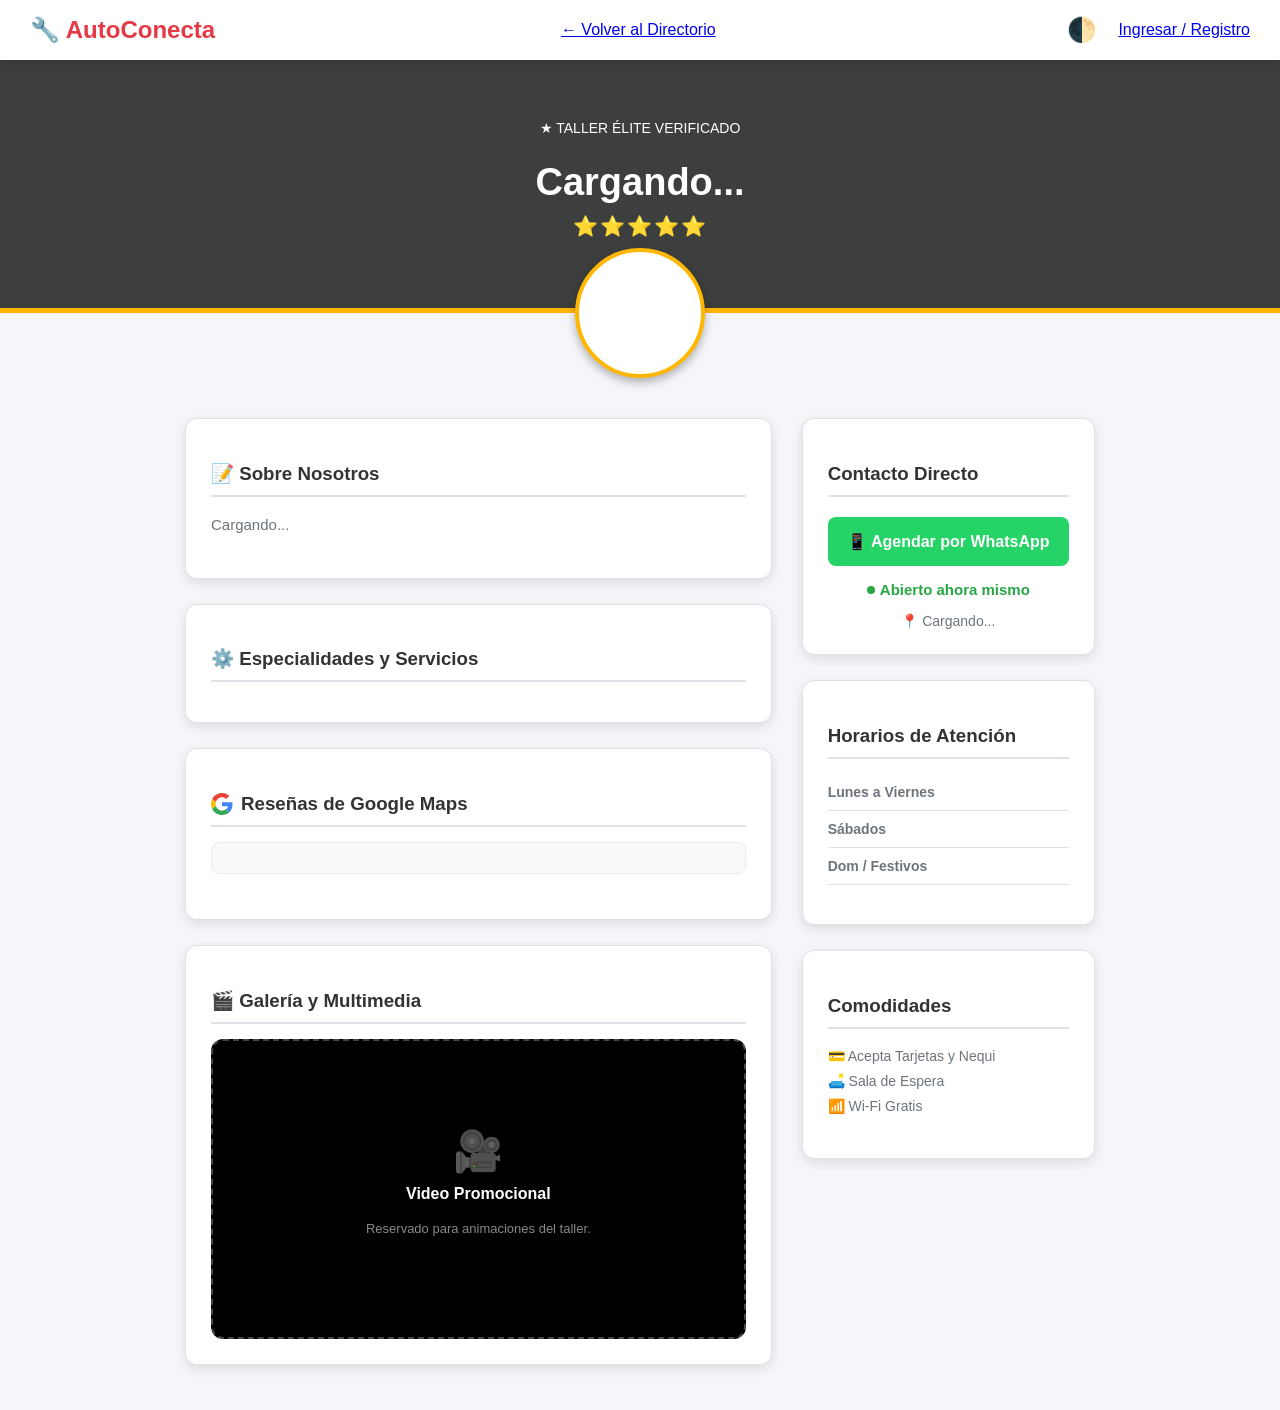
<file: perfil.html>
<!DOCTYPE html>
<html lang="es">
<head>
    <meta charset="UTF-8">
    <meta name="viewport" content="width=device-width, initial-scale=1.0">
    <title>Perfil de Taller | AutoConecta</title>
    <link rel="stylesheet" href="css/style.css">
    <style>
        .perfil-header { padding: 60px 20px; text-align: center; color: #fff; border-bottom: 5px solid #ffb703; position: relative; background-size: cover; background-position: center; }
        .perfil-header::before { content: ""; position: absolute; top:0; left:0; width:100%; height:100%; background: rgba(0,0,0,0.75); z-index: 1; }
        .header-content { position: relative; z-index: 2; }
        .perfil-avatar { width: 130px; height: 130px; border-radius: 50%; border: 4px solid #ffb703; margin: -65px auto 20px auto; background-color: #fff; background-size: cover; background-position: center; display: flex; align-items: center; justify-content: center; box-shadow: 0 4px 10px rgba(0,0,0,0.3); position: relative; z-index: 10; }
        .perfil-container { max-width: 950px; margin: 0 auto; padding: 20px; display: grid; grid-template-columns: 2fr 1fr; gap: 30px; }
        .seccion-perfil { background: var(--bg-card); padding: 25px; border-radius: 12px; box-shadow: 0 4px 12px var(--shadow-color); border: 1px solid var(--border-color); margin-bottom: 25px; }
        .seccion-perfil h3 { color: var(--text-main); border-bottom: 2px solid var(--border-color); padding-bottom: 10px; margin-bottom: 15px; display: flex; align-items: center; gap: 10px; }
        .tag-servicio { background: var(--bg-main); color: var(--text-main); padding: 8px 15px; border-radius: 20px; font-size: 13px; font-weight: bold; border: 1px solid var(--border-color); display: inline-block; margin: 0 5px 10px 0; }
        .multimedia-box { background: #000; border-radius: 12px; height: 300px; display: flex; align-items: center; justify-content: center; color: #fff; text-align: center; border: 2px dashed #444; flex-direction: column; overflow: hidden; position: relative;}
        .candado-overlay { position: absolute; top:0; left:0; width:100%; height:100%; background: rgba(240,240,240,0.9); display: flex; flex-direction: column; align-items: center; justify-content: center; z-index: 10; color: #333;}
        .horario-list { list-style: none; padding: 0; font-size: 14px; color: var(--text-muted); }
        .horario-list li { display: flex; justify-content: space-between; padding: 10px 0; border-bottom: 1px solid var(--border-color); }
        .resena-card { border-bottom: 1px solid var(--border-color); padding: 15px 0; }
        .resena-card:last-child { border-bottom: none; padding-bottom: 0; }
        .resena-header { display: flex; align-items: center; margin-bottom: 5px; }
        .resena-avatar { width: 35px; height: 35px; border-radius: 50%; color: #fff; display: flex; align-items: center; justify-content: center; font-weight: bold; margin-right: 12px; font-size: 16px; }
        .resena-info { display: flex; flex-direction: column; }
        .resena-nombre { font-weight: bold; font-size: 14px; color: var(--text-main); }
        .resena-fecha { font-size: 11px; color: var(--text-muted); }
        .resena-estrellas { color: #ffb703; font-size: 12px; margin: 5px 0; letter-spacing: 2px;}
        .resena-texto { font-size: 14px; color: var(--text-muted); line-height: 1.5; }
        .google-header { display: flex; align-items: center; justify-content: space-between; background: #f8f9fa; padding: 15px; border-radius: 8px; border: 1px solid #e9ecef; margin-bottom: 20px;}
        .google-score { font-size: 32px; font-weight: bold; color: #202124; line-height: 1; }
        @media (max-width: 768px) { .perfil-container { grid-template-columns: 1fr; } }
    </style>
</head>
<body style="background: var(--bg-main);">
    <header>
        <div class="logo">🔧 AutoConecta</div><nav class="main-nav"><a href="index.html">← Volver al Directorio</a></nav>
        <div class="user-actions" id="user-actions-container"></div>
    </header>

    <div class="perfil-header" id="perfil-banner">
        <div class="header-content">
            <div id="perfil-badge" class="badge-elite" style="margin-bottom: 15px; font-size: 14px;">★ TALLER ÉLITE VERIFICADO</div>
            <h1 id="perfil-titulo" style="font-size: 38px; margin-bottom: 10px;">Cargando...</h1>
            <div class="stars" id="perfil-estrellas" style="font-size: 20px; letter-spacing: 2px;">⭐⭐⭐⭐⭐</div>
        </div>
    </div>
    
    <div class="perfil-avatar" id="perfil-avatar"></div>

    <div class="perfil-container">
        <div>
            <div class="seccion-perfil"><h3>📝 Sobre Nosotros</h3><p id="perfil-desc" style="color: var(--text-muted); line-height: 1.7; font-size: 15px;">Cargando...</p></div>
            <div class="seccion-perfil"><h3>⚙️ Especialidades y Servicios</h3><div id="perfil-tags"></div></div>
            <div class="seccion-perfil">
                <h3 style="display: flex; align-items: center; gap: 8px;">
                    <svg xmlns="http://www.w3.org/2000/svg" viewBox="0 0 48 48" width="22px" height="22px">
                        <path fill="#EA4335" d="M24 9.5c3.54 0 6.71 1.22 9.21 3.6l6.85-6.85C35.9 2.38 30.47 0 24 0 14.62 0 6.51 5.38 2.56 13.22l7.98 6.19C12.43 13.7 17.74 9.5 24 9.5z"/>
                        <path fill="#4285F4" d="M46.98 24.55c0-1.57-.15-3.09-.38-4.55H24v9.02h12.94c-.58 2.96-2.26 5.48-4.78 7.18l7.73 6c4.51-4.18 7.09-10.36 7.09-17.65z"/>
                        <path fill="#FBBC05" d="M10.53 28.59c-.48-1.45-.76-2.99-.76-4.59s.27-3.14.76-4.59l-7.98-6.19C.92 16.46 0 20.12 0 24c0 3.88.92 7.54 2.56 10.78l7.97-6.19z"/>
                        <path fill="#34A853" d="M24 48c6.48 0 11.93-2.13 15.89-5.81l-7.73-6c-2.15 1.45-4.92 2.3-8.16 2.3-6.26 0-11.57-4.2-13.47-9.91l-7.98 6.19C6.51 42.62 14.62 48 24 48z"/>
                    </svg>
                    Reseñas de Google Maps
                </h3>
                <div class="google-header" id="google-resumen"></div><div id="contenedor-resenas"></div>
            </div>
            <div class="seccion-perfil" id="seccion-multimedia">
                <h3>🎬 Galería y Multimedia</h3>
                <div class="multimedia-box" id="caja-multimedia">
                    <span style="font-size: 40px; margin-bottom: 10px;">🎥</span><h4 style="margin: 0 0 5px 0;">Video Promocional</h4><p style="font-size: 13px; color: #888; max-width: 80%;">Reservado para animaciones del taller.</p>
                </div>
            </div>
        </div>
        <div>
            <div class="seccion-perfil">
                <h3>Contacto Directo</h3>
                <div id="contenedor-ws"><button id="perfil-btn-ws" class="btn-whatsapp" style="width: 100%; padding: 15px; font-size: 16px; margin-bottom: 15px;">📱 Agendar por WhatsApp</button></div>
                <div class="status-container" style="justify-content: center; margin-bottom: 15px; font-size: 15px;"><span class="status-dot"></span> Abierto ahora mismo</div>
                <p id="perfil-dir" style="font-size: 14px; color: var(--text-muted); text-align: center; margin-bottom: 0;">📍 Cargando...</p>
            </div>
            <div class="seccion-perfil">
                <h3>Horarios de Atención</h3>
                <ul class="horario-list"><li><strong>Lunes a Viernes</strong> <span id="horario-lv"></span></li><li><strong>Sábados</strong> <span id="horario-s"></span></li><li><strong>Dom / Festivos</strong> <span id="horario-d"></span></li></ul>
            </div>
            <div class="seccion-perfil"><h3>Comodidades</h3><p style="font-size: 14px; color: var(--text-muted); line-height: 1.8;">💳 Acepta Tarjetas y Nequi<br>🛋️ Sala de Espera<br>📶 Wi-Fi Gratis</p></div>
        </div>
    </div>

    <script src="js/main.js"></script>
    <script>
        document.addEventListener('DOMContentLoaded', () => {
            const urlParams = new URLSearchParams(window.location.search);
            const idTaller = urlParams.get('id') || 'motojasvy';
            
            // Verifica si el taller que estamos viendo es del usuario logueado para reflejar sus cambios
            let datos = JSON.parse(JSON.stringify(baseDatosTalleres[idTaller])); // Clona los datos
            
            if (sessionStorage.getItem('rolUsuario') === 'taller') {
                let miNombre = localStorage.getItem('miTallerNombre');
                if (datos.nombre.toLowerCase().includes(miNombre.toLowerCase().split(' ')[0])) {
                    datos.plan = sessionStorage.getItem('miTallerPlan');
                    datos.nombre = miNombre;
                    if(datos.plan==='elite'){ datos.badge='★ TOP #1 (ÉLITE)'; datos.badgeClass='badge-elite'; }
                    else if(datos.plan==='pro'){ datos.badge='★ DESTACADO (PRO)'; datos.badgeClass='badge-profesional'; }
                    else { datos.badge=''; datos.badgeClass=''; }
                }
            }

            if (datos) {
                document.getElementById('perfil-titulo').innerText = datos.nombre; document.getElementById('perfil-estrellas').innerHTML = datos.estrellas;
                document.getElementById('perfil-desc').innerText = datos.desc; document.getElementById('perfil-dir').innerText = datos.dir;
                document.getElementById('horario-lv').innerText = datos.horarios.lv; document.getElementById('horario-s').innerText = datos.horarios.s; document.getElementById('horario-d').innerText = datos.horarios.d;

                let tagsHTML = ''; datos.tagsArray.forEach(tag => { tagsHTML += `<span class="tag-servicio">✔️ ${tag}</span>`; }); document.getElementById('perfil-tags').innerHTML = tagsHTML;

                let estrellasDoradas = '⭐'.repeat(Math.round(parseFloat(datos.puntaje)));
                document.getElementById('google-resumen').innerHTML = `<div style="display:flex; align-items:center; gap:15px;"><span class="google-score">${datos.puntaje}</span><div style="display:flex; flex-direction:column;"><span style="letter-spacing: 2px; font-size:14px; margin-bottom:2px;">${estrellasDoradas}</span><span style="font-size:12px; color:#5f6368;">Basado en ${datos.totalResenas} reseñas de Google</span></div></div>`;

                let resenasHTML = '';
                let resenasGuardadas = JSON.parse(localStorage.getItem('resenasUsuarios')) || {};
                let misResenas = resenasGuardadas[idTaller] || [];
                let todasLasResenas = [...misResenas, ...datos.resenas];

                todasLasResenas.forEach(r => {
                    resenasHTML += `<div class="resena-card"><div class="resena-header"><div class="resena-avatar" style="background-color: ${r.color};">${r.inicial}</div><div class="resena-info"><span class="resena-nombre">${r.autor}</span><span class="resena-fecha">${r.fecha}</span></div></div><div class="resena-estrellas">${r.estrellas}</div><p class="resena-texto">${r.texto}</p></div>`;
                });
                document.getElementById('contenedor-resenas').innerHTML = resenasHTML;

                document.getElementById('perfil-banner').style.backgroundImage = `url('${datos.img}')`; document.getElementById('perfil-avatar').style.backgroundImage = `url('${datos.img}')`;
                
                let badge = document.getElementById('perfil-badge'); badge.innerText = datos.badge; if(datos.badgeClass) badge.className = datos.badgeClass;
                
                let contenedorWs = document.getElementById('contenedor-ws'); let cajaMultimedia = document.getElementById('caja-multimedia');
                if (datos.plan === 'gratis') {
                    contenedorWs.innerHTML = `<div style="background: #fdf7f7; border: 1px solid #ebccd1; padding: 15px; border-radius: 8px; text-align: center; margin-bottom: 15px;"><span style="font-size: 24px;">🔒</span><p style="color: #d9534f; font-size: 13px; font-weight: bold; margin-top: 5px;">WhatsApp no disponible en Plan Estándar.</p></div>`;
                    cajaMultimedia.innerHTML += `<div class="candado-overlay"><span style="font-size:40px; margin-bottom:10px;">🔒</span><h3 style="margin:0;">Galería Bloqueada</h3><p style="font-size:13px;">El taller no cuenta con Plan Élite.</p></div>`;
                } else {
                    document.getElementById('perfil-btn-ws').onclick = (e) => contactarWhatsApp(datos.ws, datos.nombre, e);
                    if (datos.plan === 'pro') { cajaMultimedia.innerHTML += `<div class="candado-overlay"><span style="font-size:40px; margin-bottom:10px;">🔒</span><h3 style="margin:0;">Video Bloqueado</h3><p style="font-size:13px;">Requiere actualización a Plan Élite.</p></div>`; }
                }
            }
        });
    </script>
</body>
</html>
</file>
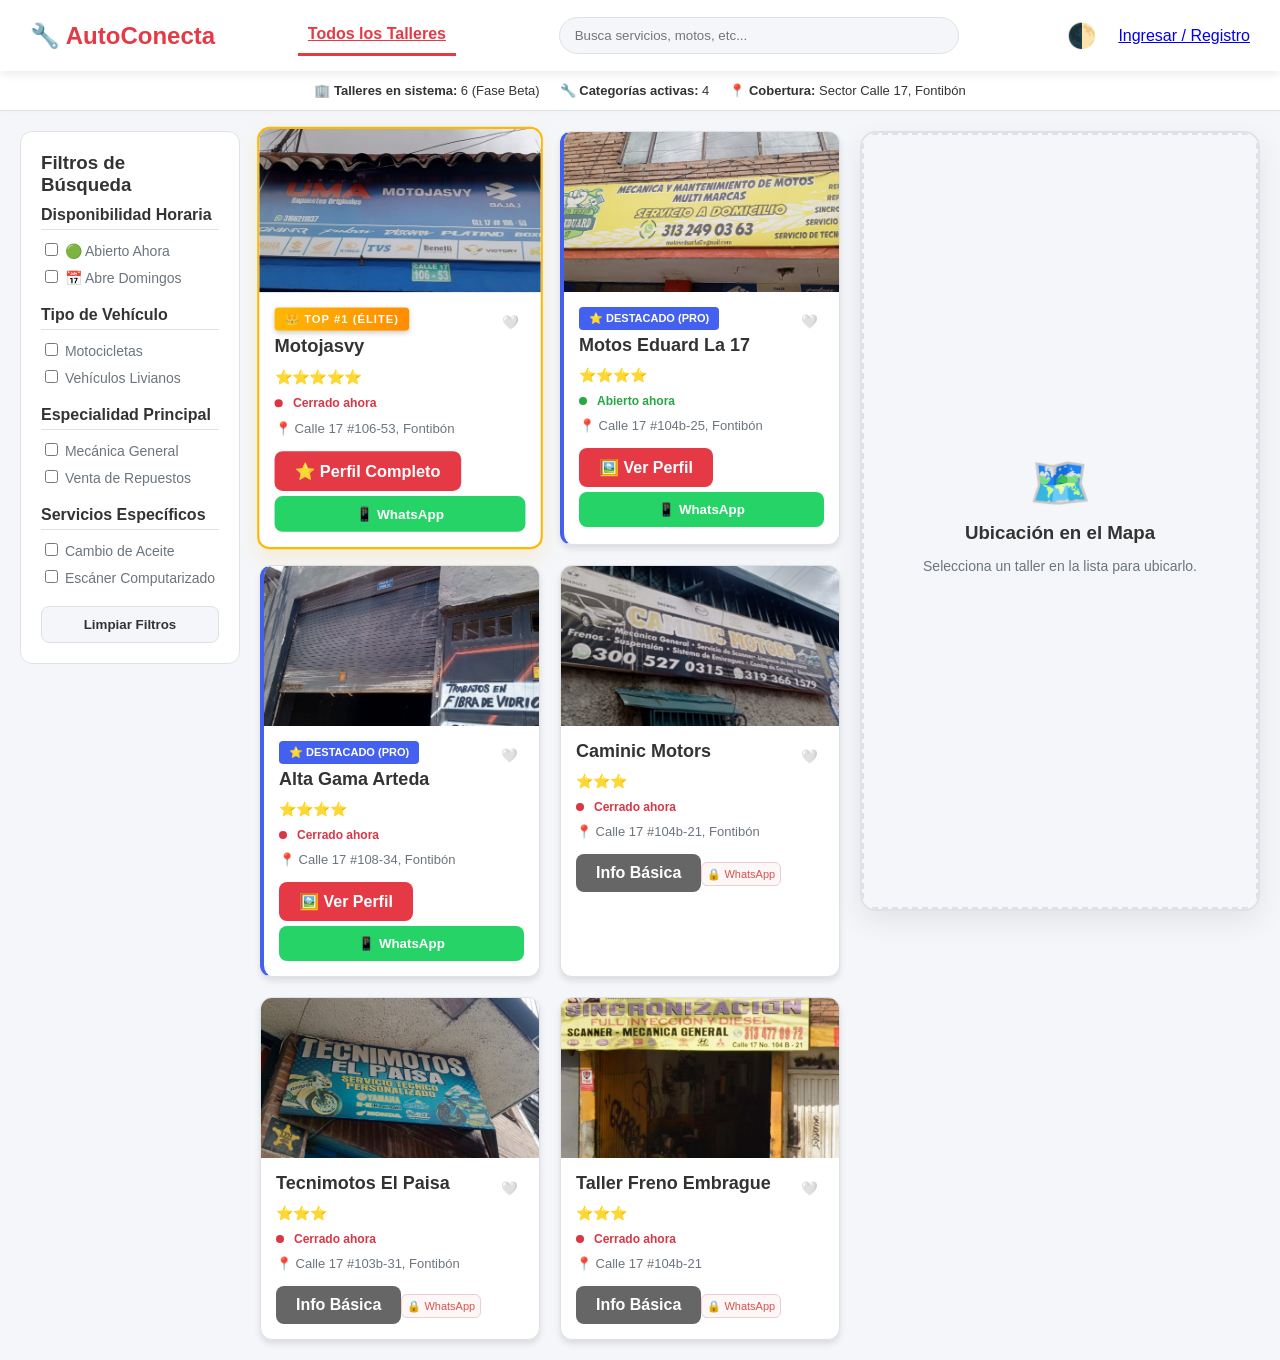
<file: talleres.html>
<!DOCTYPE html>
<html lang="es">
<head>
    <meta charset="UTF-8">
    <meta name="viewport" content="width=device-width, initial-scale=1.0">
    <title>Directorio Completo | AutoConecta</title>
    <link rel="manifest" href="manifest.json">
    <link rel="stylesheet" href="css/style.css">
    <style>
        .info-bar { background: var(--bg-card); border-bottom: 1px solid var(--border-color); padding: 12px 20px; font-size: 13px; display: flex; flex-wrap: wrap; justify-content: center; gap: 20px; box-shadow: 0 2px 5px rgba(0,0,0,0.02); }
        .premium-elite { border: 2px solid #ffb703 !important; box-shadow: 0 8px 20px rgba(255, 183, 3, 0.15) !important; transform: scale(1.02); z-index: 2; position: relative; }
        .badge-elite { background: linear-gradient(90deg, #ffb703, #ff8c00); color: #fff; padding: 5px 10px; font-weight: 900; letter-spacing: 1px; border-radius: 4px; display: inline-block; font-size: 11px; margin-bottom: 5px; box-shadow: 0 2px 5px rgba(0,0,0,0.2); }
        .premium-profesional { border-left: 4px solid #4361ee !important; }
        .badge-profesional { background: #4361ee; color: #fff; padding: 5px 10px; font-weight: bold; border-radius: 4px; display: inline-block; font-size: 11px; margin-bottom: 5px; }
    </style>
</head>
<body>
    <header>
        <div class="logo"><a href="index.html" style="color: inherit; text-decoration: none;">🔧 AutoConecta</a></div>
        <nav class="main-nav" style="position: relative; z-index: 9999;"><a href="talleres.html" style="cursor: default; display: inline-block; padding: 10px; font-weight: bold; color: #e63946; border-bottom: 3px solid #e63946;">Todos los Talleres</a></nav>
        <div class="search-container" style="position: relative; z-index: 10;"><input type="text" id="buscador" class="search-bar" placeholder="Busca servicios, motos, etc..."></div>
        <div class="user-actions" id="user-actions-container" style="position: relative; z-index: 9999;"></div>
    </header>

    <div class="info-bar">
        <!-- AQUÍ SE ACTUALIZÓ EL NÚMERO A 6 TALLERES -->
        <div class="info-item"><strong>🏢 Talleres en sistema:</strong> 6 (Fase Beta)</div>
        <div class="info-item"><strong>🔧 Categorías activas:</strong> 4</div>
        <div class="info-item"><strong>📍 Cobertura:</strong> Sector Calle 17, Fontibón</div>
    </div>

    <button class="btn-flotante-filtros" onclick="toggleFiltrosMovil()">🔍 Filtros</button>

    <div class="layout-wrapper">
        <aside class="sidebar">
            <div style="display: flex; justify-content: space-between; align-items: center; margin-bottom: 10px;">
                <h3 style="color: var(--text-main); margin: 0;">Filtros de Búsqueda</h3>
                <button onclick="toggleFiltrosMovil()" style="background:none; border:none; font-size:28px; color: var(--text-muted); cursor:pointer; line-height: 1;" class="btn-cerrar-filtros" aria-label="Cerrar">&times;</button>
            </div>
            
            <div class="filter-group"><strong>Disponibilidad Horaria</strong><label><input type="checkbox" value="abierto" onchange="aplicarFiltros()"> 🟢 Abierto Ahora</label><label><input type="checkbox" value="domingos" onchange="aplicarFiltros()"> 📅 Abre Domingos</label></div>
            <div class="filter-group"><strong>Tipo de Vehículo</strong><label><input type="checkbox" value="motos" onchange="aplicarFiltros()"> Motocicletas</label><label><input type="checkbox" value="livianos" onchange="aplicarFiltros()"> Vehículos Livianos</label></div>
            <div class="filter-group"><strong>Especialidad Principal</strong><label><input type="checkbox" value="mecanica" onchange="aplicarFiltros()"> Mecánica General</label><label><input type="checkbox" value="repuestos" onchange="aplicarFiltros()"> Venta de Repuestos</label></div>
            <div class="filter-group"><strong>Servicios Específicos</strong><label><input type="checkbox" value="aceite" onchange="aplicarFiltros()"> Cambio de Aceite</label><label><input type="checkbox" value="escaner" onchange="aplicarFiltros()"> Escáner Computarizado</label></div>
            <button class="btn-filter" style="background: var(--bg-main); border: 1px solid var(--border-color); color: var(--text-main);" onclick="mostrarTodos()">Limpiar Filtros</button>
        </aside>

        <main class="list-content" id="contenedor-talleres"></main>

        <section class="map-container">
            <div class="map-wrapper">
                <div id="map-placeholder" style="position: absolute; top:0; left:0; width:100%; height:100%; background:var(--bg-main); z-index:4; display:flex; flex-direction:column; align-items:center; justify-content:center; text-align:center; padding:20px; border: 2px dashed var(--border-color);">
                    <span style="font-size:50px; margin-bottom: 10px;">🗺️</span>
                    <h3 style="color:var(--text-main); margin: 0;">Ubicación en el Mapa</h3>
                    <p style="color:var(--text-muted); font-size:14px;">Selecciona un taller en la lista para ubicarlo.</p>
                </div>
                <iframe id="mapa-google" src="" width="100%" height="100%" style="border:0; position: absolute; top:0; left:0;"></iframe>
                <a id="btn-como-llegar" href="#" target="_blank" style="display:none; position: absolute; bottom: 25px; left: 50%; transform: translateX(-50%); background: #28a745; color: #fff; padding: 12px 25px; border-radius: 30px; font-weight: bold; text-decoration: none; box-shadow: 0 4px 15px rgba(0,0,0,0.4); z-index: 5; align-items: center; gap: 8px;"><span style="font-size: 18px;">📍</span> Cómo llegar</a>
                <div id="aviso-mapa-restringido" style="display: none; position: absolute; top:0; left:0; width: 100%; height: 100%; background: #fff3cd; color: #856404; padding: 20px; text-align: center; box-sizing: border-box; align-items: center; justify-content: center; flex-direction: column; z-index: 10;">
                    <span style="font-size: 36px; margin-bottom: 10px;">🔒</span><h3 style="margin: 0 0 5px 0;">Mapa Restringido</h3>
                    <p style="font-size: 13px; margin: 0;">Establecimiento bajo <strong>Plan Estándar</strong>.</p>
                </div>
            </div>
        </section>
    </div>
    <script src="js/main.js"></script>
</body>
</html>
</file>
<file: css/style.css>
/* =======================================================
   VARIABLES GLOBALES Y MODO OSCURO
   ======================================================= */
:root {
    --bg-main: #f4f6f9;
    --bg-card: #ffffff;
    --text-main: #333333;
    --text-muted: #6c757d;
    --border-color: #dee2e6;
    --shadow-color: rgba(0,0,0,0.1);
}

[data-theme="dark"] {
    --bg-main: #121212;
    --bg-card: #1e1e1e;
    --text-main: #f8f9fa;
    --text-muted: #adb5bd;
    --border-color: #333333;
    --shadow-color: rgba(0,0,0,0.5);
}

/* =======================================================
   ESTILOS BASE
   ======================================================= */
body {
    font-family: 'Segoe UI', Roboto, Helvetica, Arial, sans-serif;
    background-color: var(--bg-main);
    color: var(--text-main);
    margin: 0;
    padding: 0;
    transition: background-color 0.3s, color 0.3s;
}

* { box-sizing: border-box; }

/* =======================================================
   HEADER Y NAVEGACIÓN
   ======================================================= */
header {
    background: var(--bg-card);
    padding: 15px 30px;
    display: flex;
    justify-content: space-between;
    align-items: center;
    box-shadow: 0 2px 10px var(--shadow-color);
    position: sticky;
    top: 0;
    z-index: 1000;
}

.logo { font-size: 24px; font-weight: 900; color: #e63946; }
.search-container { flex: 1; max-width: 400px; margin: 0 20px; }
.search-bar { width: 100%; padding: 10px 15px; border-radius: 20px; border: 1px solid var(--border-color); background: var(--bg-main); color: var(--text-main); outline: none; }
.user-actions { display: flex; gap: 15px; align-items: center; }

/* =======================================================
   BOTONES ELEGANTES
   ======================================================= */
.btn-primary { background: #e63946; color: #fff; padding: 10px 20px; border: none; border-radius: 8px; cursor: pointer; font-weight: bold; text-decoration: none; transition: 0.2s; text-align: center; display: inline-block; }
.btn-primary:hover { background: #d62828; transform: translateY(-2px); }

.btn-outline { background: transparent; color: var(--text-main); padding: 10px 20px; border: 1px solid var(--border-color); border-radius: 8px; cursor: pointer; font-weight: bold; text-decoration: none; transition: 0.2s; text-align: center; display: inline-block; }
.btn-outline:hover { background: var(--border-color); }

.btn-whatsapp { background: #25D366; color: #fff; border: none; padding: 10px; border-radius: 8px; cursor: pointer; font-weight: bold; transition: 0.2s; width: 100%; margin-top: 5px; }
.btn-whatsapp:hover { background: #128C7E; }

.btn-exit-elegant { color: #dc3545; background: transparent; border: 1px solid transparent; padding: 10px 15px; border-radius: 8px; font-weight: bold; cursor: pointer; transition: 0.2s; text-decoration: none; display: inline-block; }
.btn-exit-elegant:hover { background: #fff5f5; }
[data-theme="dark"] .btn-exit-elegant:hover { background: rgba(220, 53, 69, 0.1); }

.btn-darkmode { background: none; border: none; font-size: 24px; cursor: pointer; }
.btn-block { width: 100%; display: block; }

/* =======================================================
   LAYOUT PRINCIPAL MEJORADO (DIRECTORIO Y MAPA GIGANTE)
   ======================================================= */
.layout-wrapper {
    display: grid;
    grid-template-columns: 240px minmax(350px, 1fr) 500px;
    gap: 30px;
    padding: 30px;
    max-width: 1600px;
    margin: 0 auto;
    align-items: start;
}

/* =======================================================
   BARRA LATERAL (FILTROS)
   ======================================================= */
.sidebar {
    background: var(--bg-card);
    padding: 20px;
    border-radius: 12px;
    border: 1px solid var(--border-color);
    height: fit-content;
    position: sticky;
    top: 90px;
}

.filter-group { margin-bottom: 20px; }
.filter-group strong { display: block; margin-bottom: 10px; color: var(--text-main); border-bottom: 1px solid var(--border-color); padding-bottom: 5px; }
.filter-group label { display: block; margin-bottom: 8px; font-size: 14px; color: var(--text-muted); cursor: pointer; }
.btn-filter { width: 100%; padding: 10px; border-radius: 8px; font-weight: bold; cursor: pointer; transition: 0.2s; }

/* =======================================================
   LISTA DE TALLERES ORGANIZADA (TARJETAS)
   ======================================================= */
.list-content {
    display: grid;
    grid-template-columns: repeat(auto-fill, minmax(260px, 1fr));
    gap: 20px;
    align-content: start;
}

.card { background: var(--bg-card); border-radius: 12px; overflow: hidden; border: 1px solid var(--border-color); transition: 0.3s; cursor: pointer; box-shadow: 0 4px 6px var(--shadow-color); }
.card:hover, .card.active { transform: translateY(-5px); box-shadow: 0 8px 15px rgba(230, 57, 70, 0.2); border-color: #e63946; }
.card-body { padding: 15px; }
.card-title { font-size: 18px; margin: 0 0 10px 0; color: var(--text-main); }
.card-location { font-size: 13px; color: var(--text-muted); margin-bottom: 15px; }
.stars { color: #ffb703; font-size: 14px; margin-bottom: 10px; }
.status-container { font-size: 12px; font-weight: bold; color: #28a745; margin-bottom: 10px; display: flex; align-items: center; gap: 5px; }
.status-dot { width: 8px; height: 8px; background: #28a745; border-radius: 50%; display: inline-block; }

/* =======================================================
   MAPA FIJO PROTAGONISTA EN PC
   ======================================================= */
.map-container {
    position: sticky;
    top: 90px;
    height: calc(100vh - 120px);
    border-radius: 16px;
    overflow: hidden;
    border: 2px solid var(--border-color);
    box-shadow: 0 10px 30px rgba(0,0,0,0.08);
    background: var(--bg-card);
    display: flex;
    flex-direction: column;
}
.map-wrapper { width: 100%; height: 100%; position: relative; }

/* =======================================================
   FORMULARIOS
   ======================================================= */
.input-form { width: 100%; padding: 12px; border: 1px solid var(--border-color); border-radius: 8px; margin-bottom: 15px; background: var(--bg-main); color: var(--text-main); font-family: inherit; }
.label-form { font-size: 13px; font-weight: bold; color: var(--text-muted); display: block; margin-bottom: 5px; }
.radio-box { border: 1px solid var(--border-color); border-radius: 8px; cursor: pointer; background: var(--bg-main); transition: 0.2s; }
.radio-box:hover { border-color: #e63946; }

/* =======================================================
   SPLASH SCREEN
   ======================================================= */
.splash-screen { position: fixed; top: 0; left: 0; width: 100%; height: 100%; background: var(--bg-main); z-index: 10000; display: flex; align-items: center; justify-content: center; transition: opacity 0.5s; }
.logo-gigante { font-size: 40px; font-weight: 900; color: #e63946; margin-bottom: 10px; }
.splash-slogan { font-size: 18px; color: var(--text-muted); margin-bottom: 30px; }

/* =======================================================
   ADAPTACIÓN PARA TABLETS (1000px - 1400px)
   ======================================================= */
@media (max-width: 1400px) {
    .layout-wrapper { grid-template-columns: 220px 1fr 400px; gap: 20px; padding: 20px; }
}

/* =======================================================
   ADAPTACIÓN PARA CELULARES Y TABLETS PEQUEÑAS (< 900px)
   ======================================================= */
@media (max-width: 900px) {
    .layout-wrapper { display: flex; flex-direction: column; }
    .sidebar { position: fixed; top: 0; left: -100%; width: 85%; max-width: 320px; height: 100vh; background: var(--bg-card); z-index: 10000; overflow-y: auto; transition: left 0.3s ease-in-out; box-shadow: 4px 0 15px rgba(0,0,0,0.3); padding: 20px; }
    .sidebar.activa { left: 0; }
    .map-container { position: relative; top: 0; height: 500px; width: 100%; margin-top: 30px; border-radius: 16px; box-shadow: 0 5px 20px rgba(0,0,0,0.1); }
    .btn-flotante-filtros { display: flex !important; position: fixed; bottom: 25px; right: 20px; background: #e63946; color: #fff; padding: 15px 25px; border-radius: 30px; border: none; font-size: 16px; font-weight: bold; box-shadow: 0 4px 15px rgba(230, 57, 70, 0.5); z-index: 9999; cursor: pointer; align-items: center; gap: 8px; }
    .info-bar { flex-direction: column; text-align: center; gap: 10px; }
    .panel-container { padding: 0 10px; }
    header { flex-direction: column; gap: 15px; padding: 15px; }
    .search-container { max-width: 100%; margin: 0; }
    .btn-cerrar-filtros { display: block !important; }
}

@media (min-width: 901px) {
    .btn-flotante-filtros { display: none !important; }
    .btn-cerrar-filtros { display: none !important; }
}
</file>
